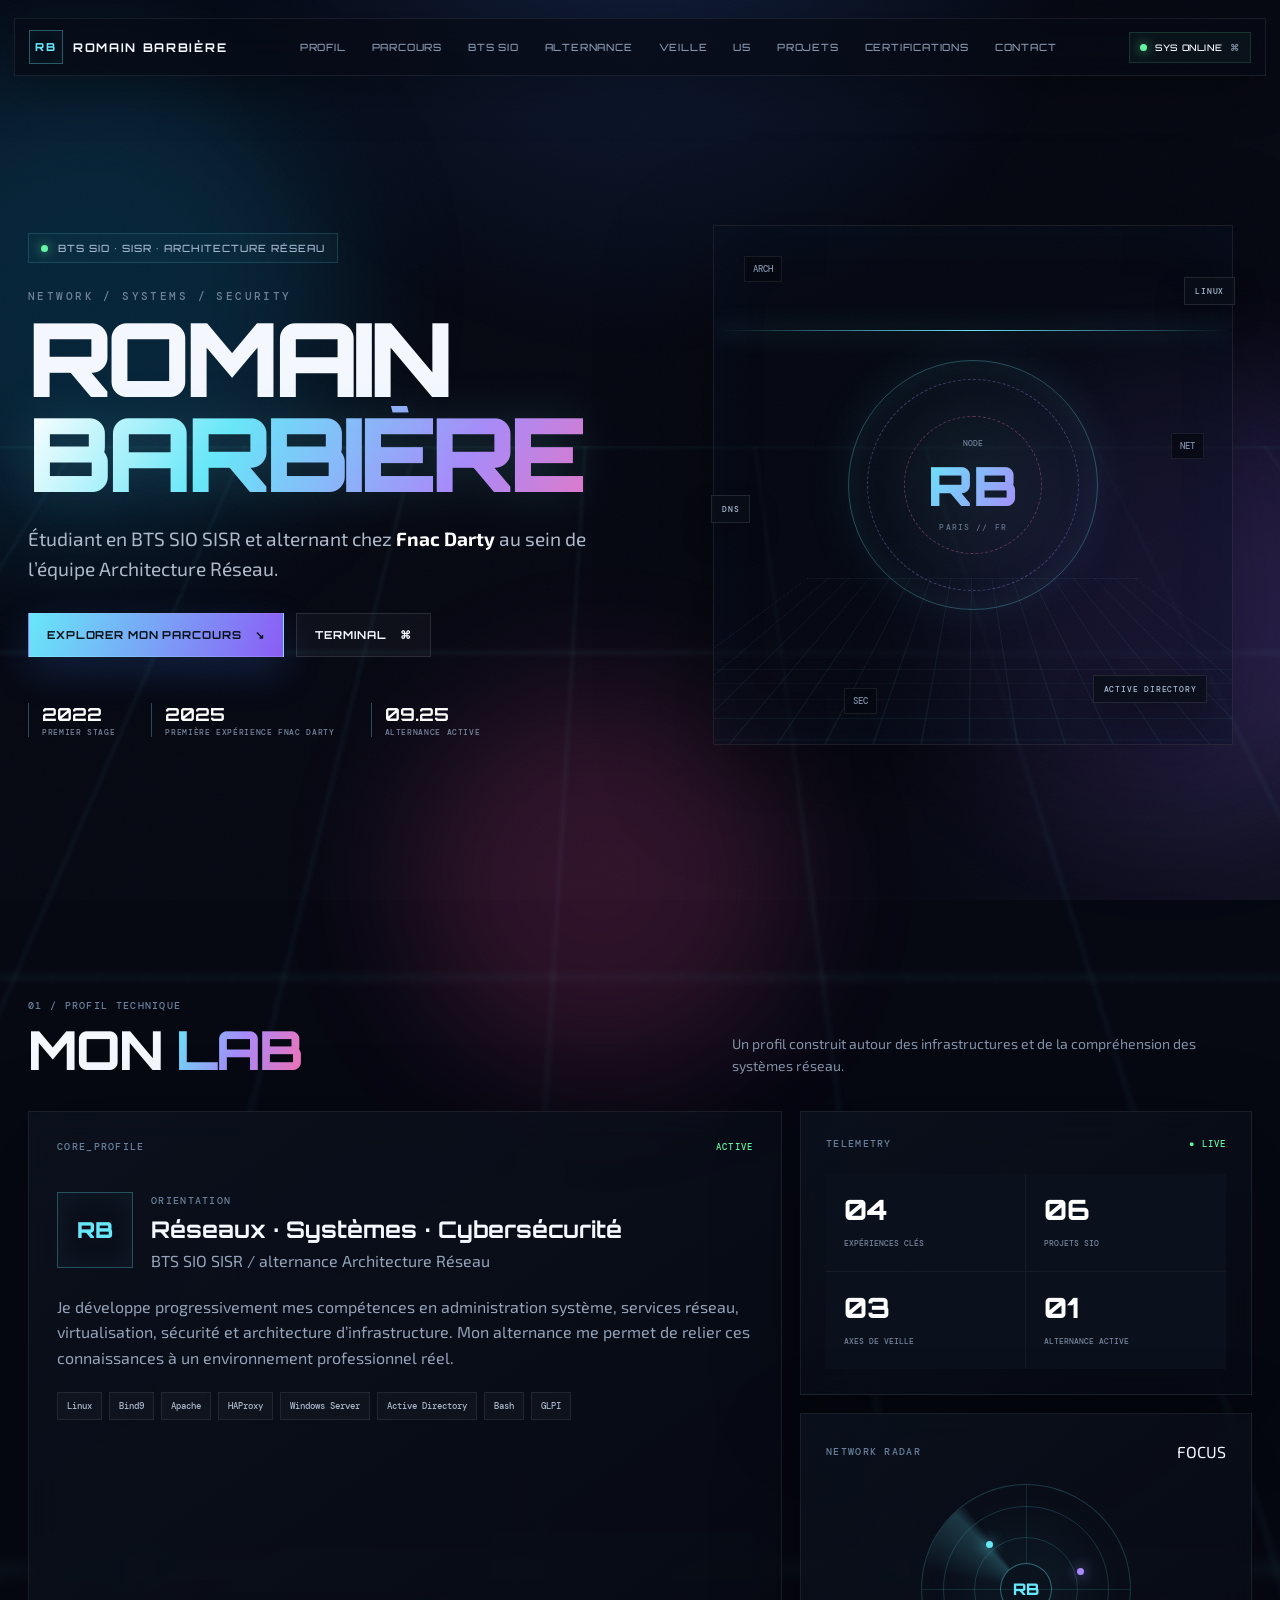
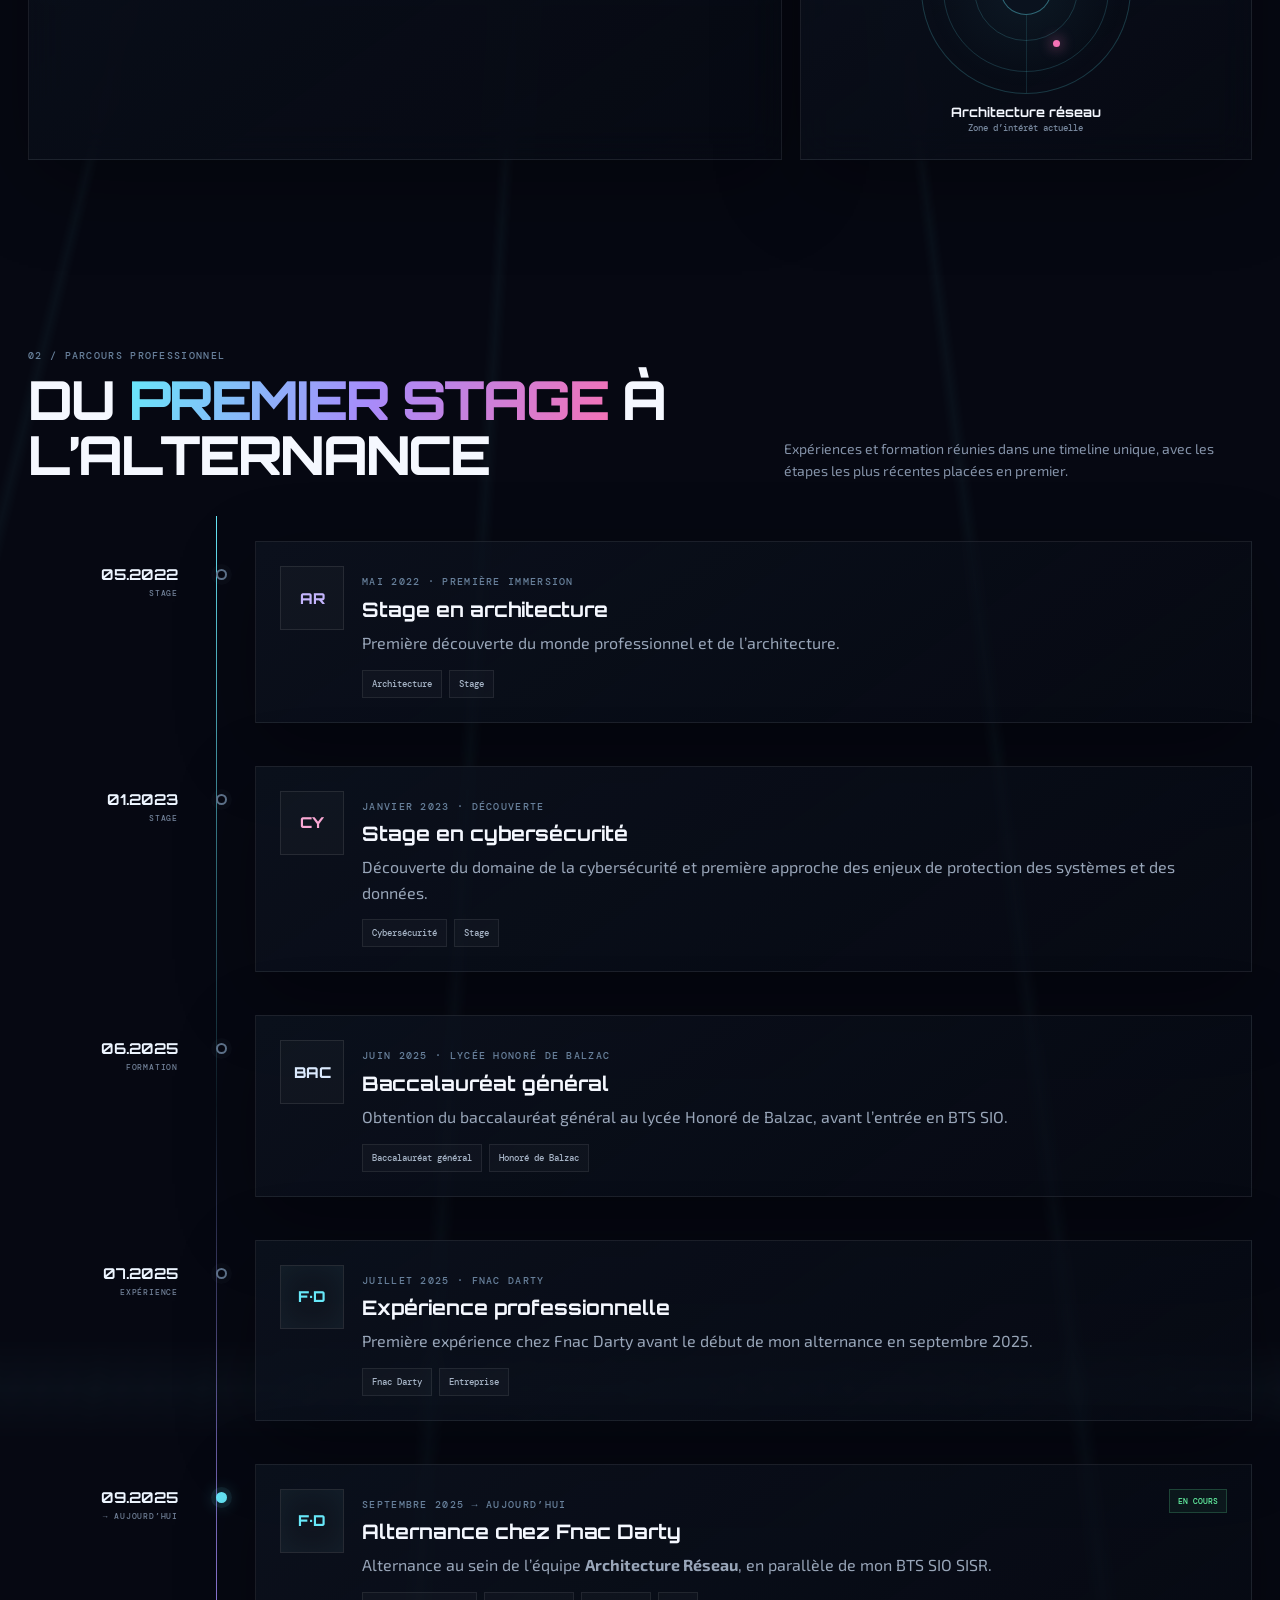
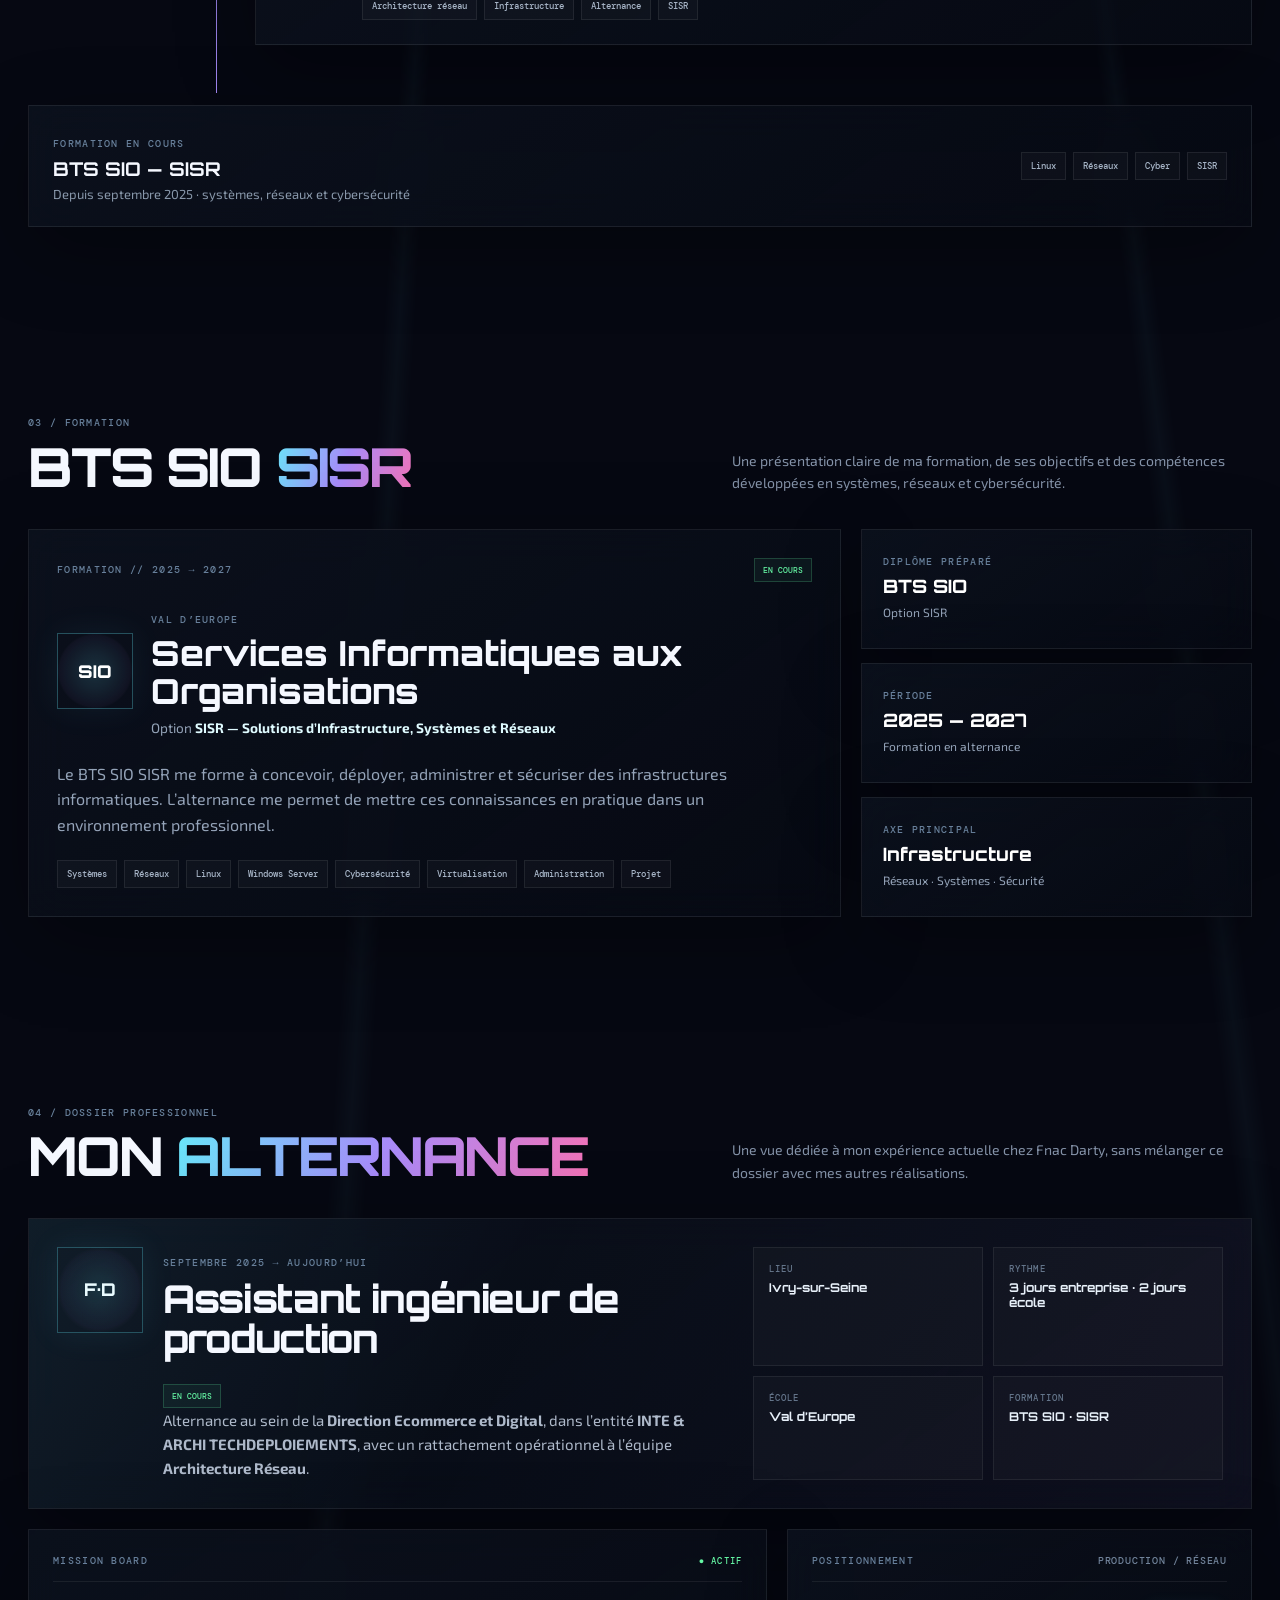
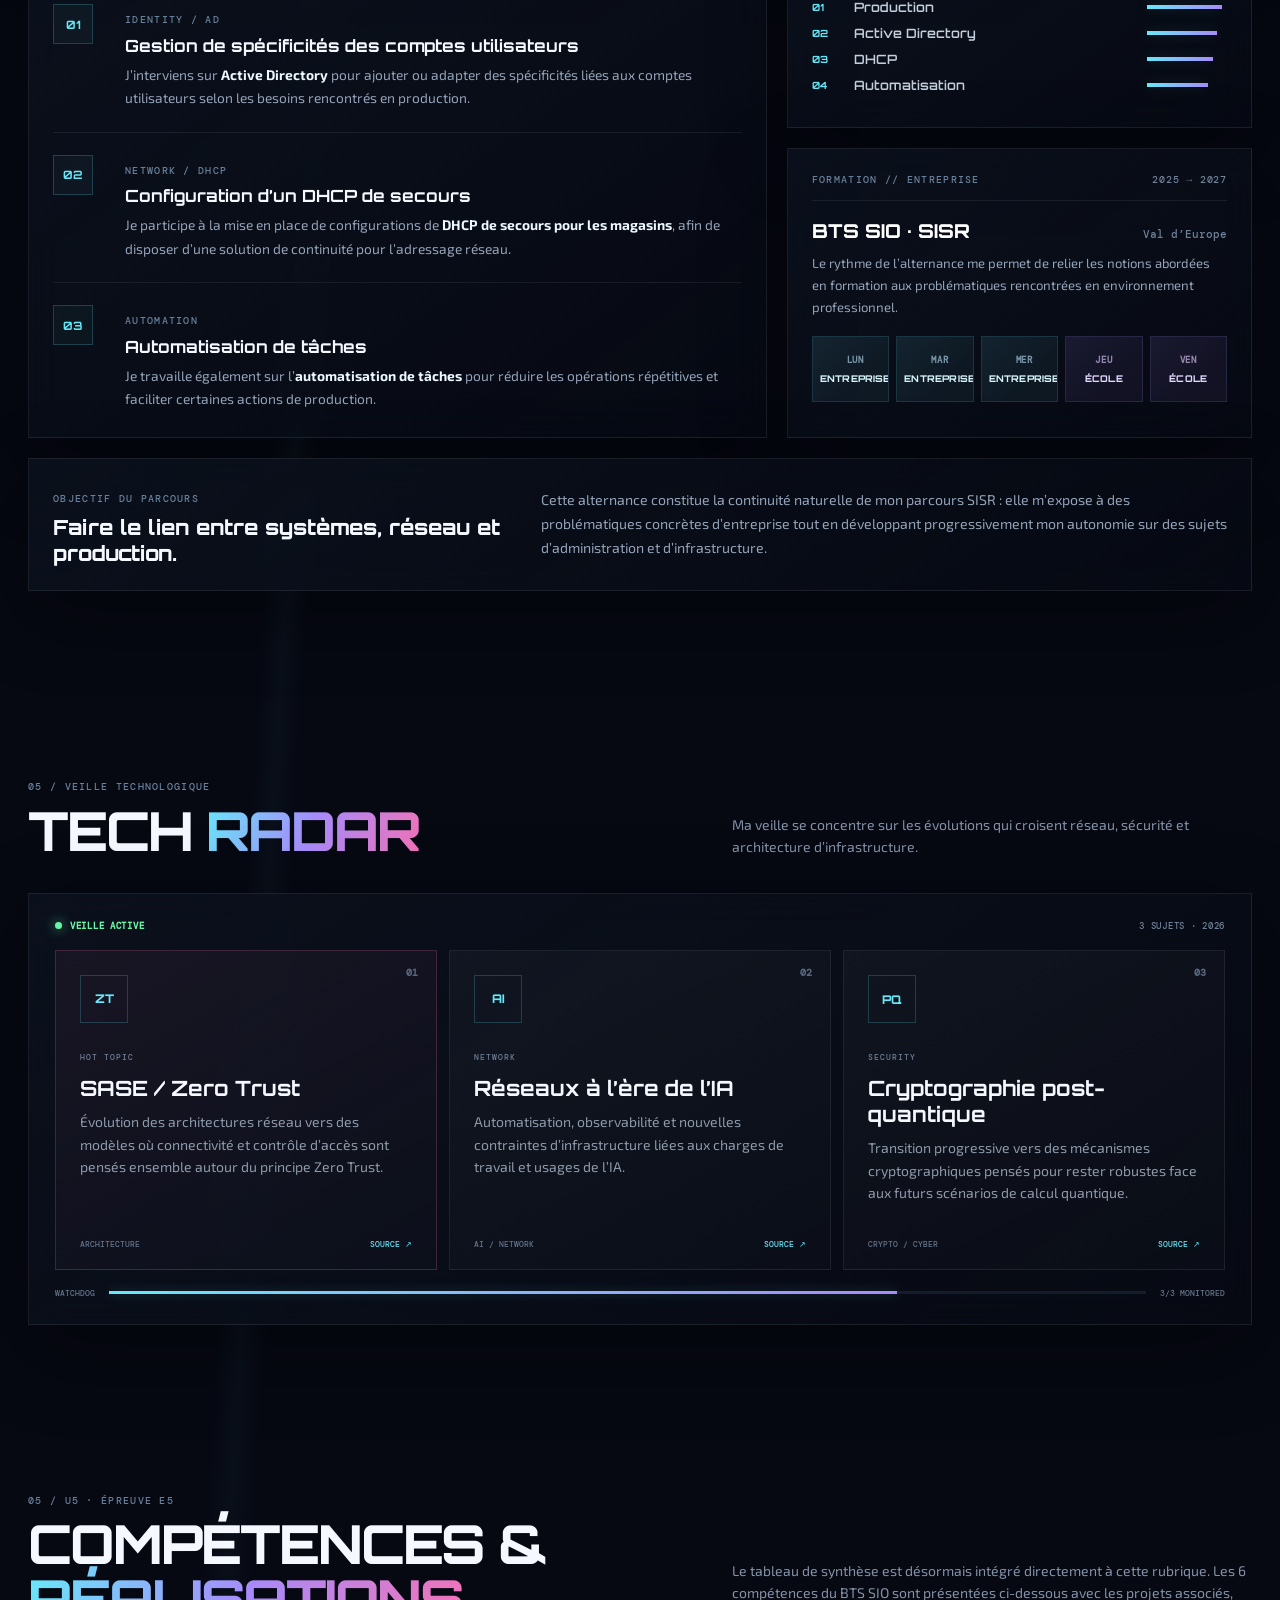
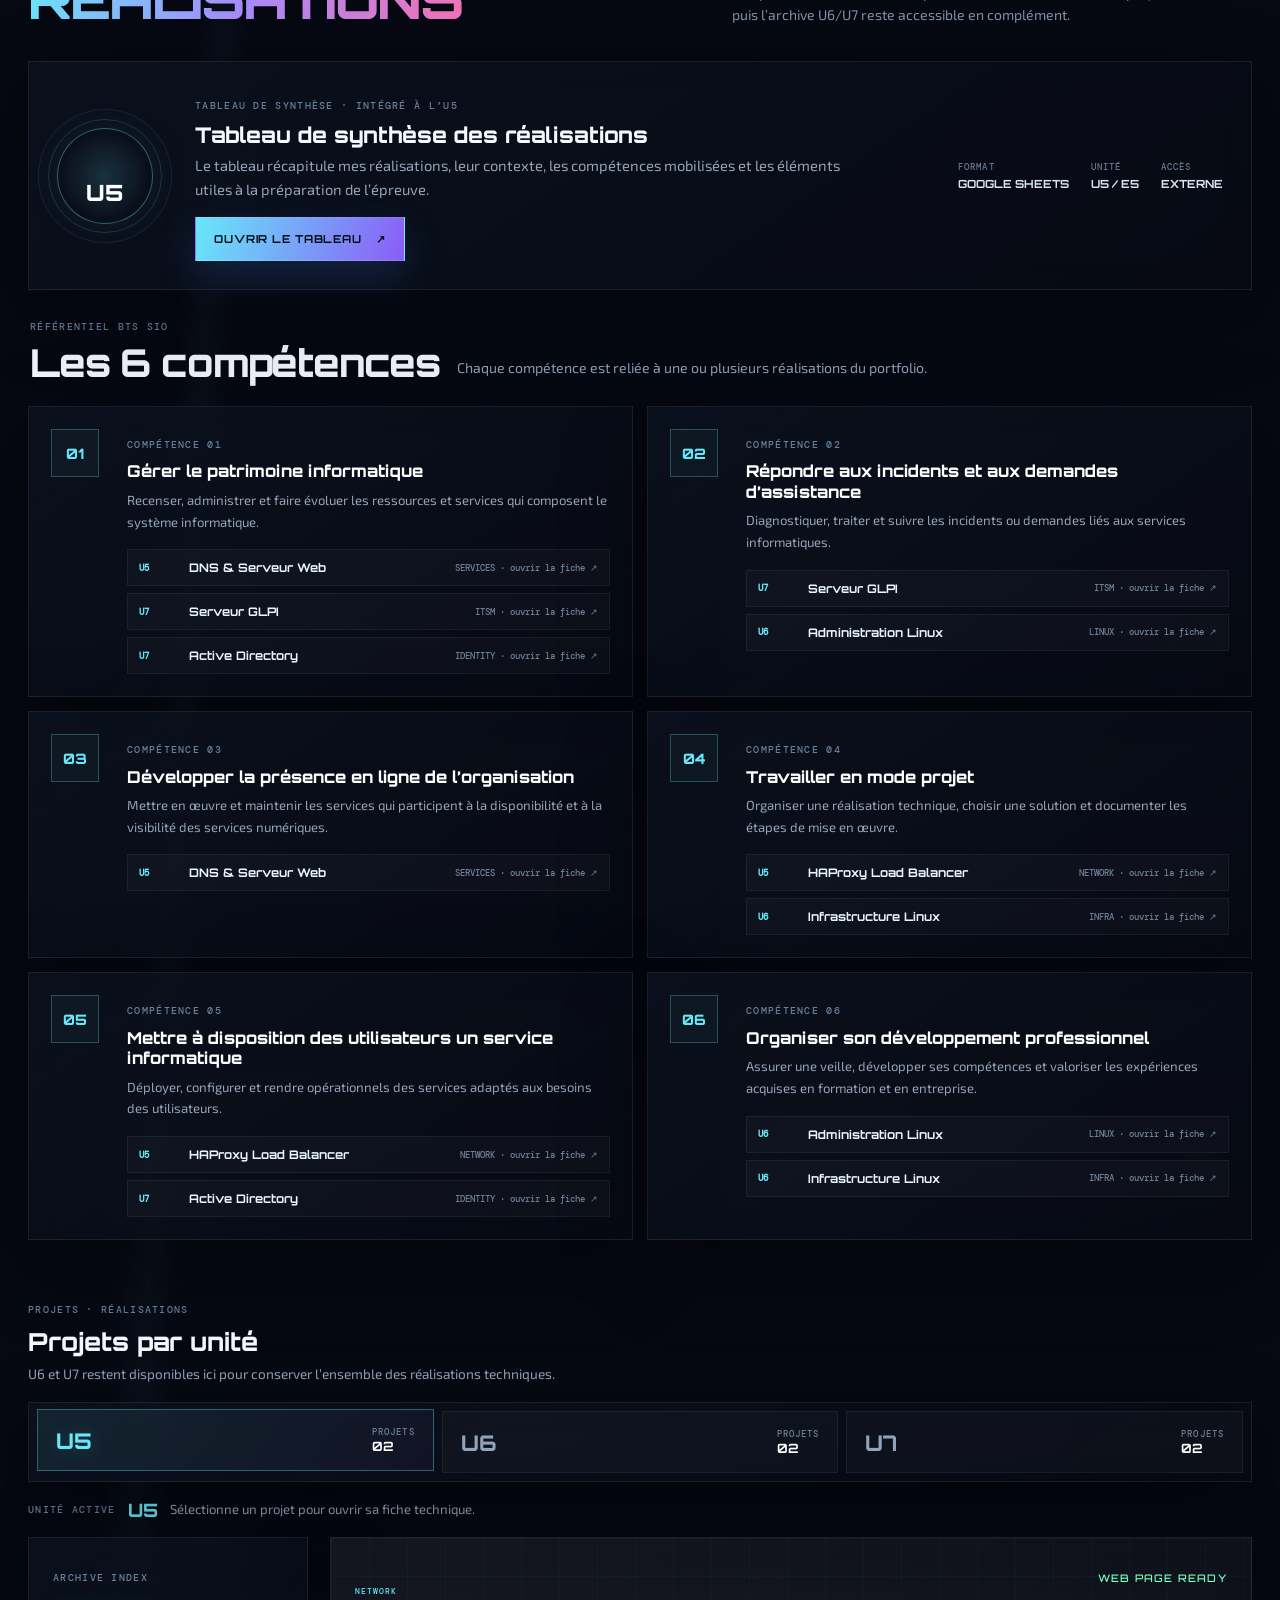
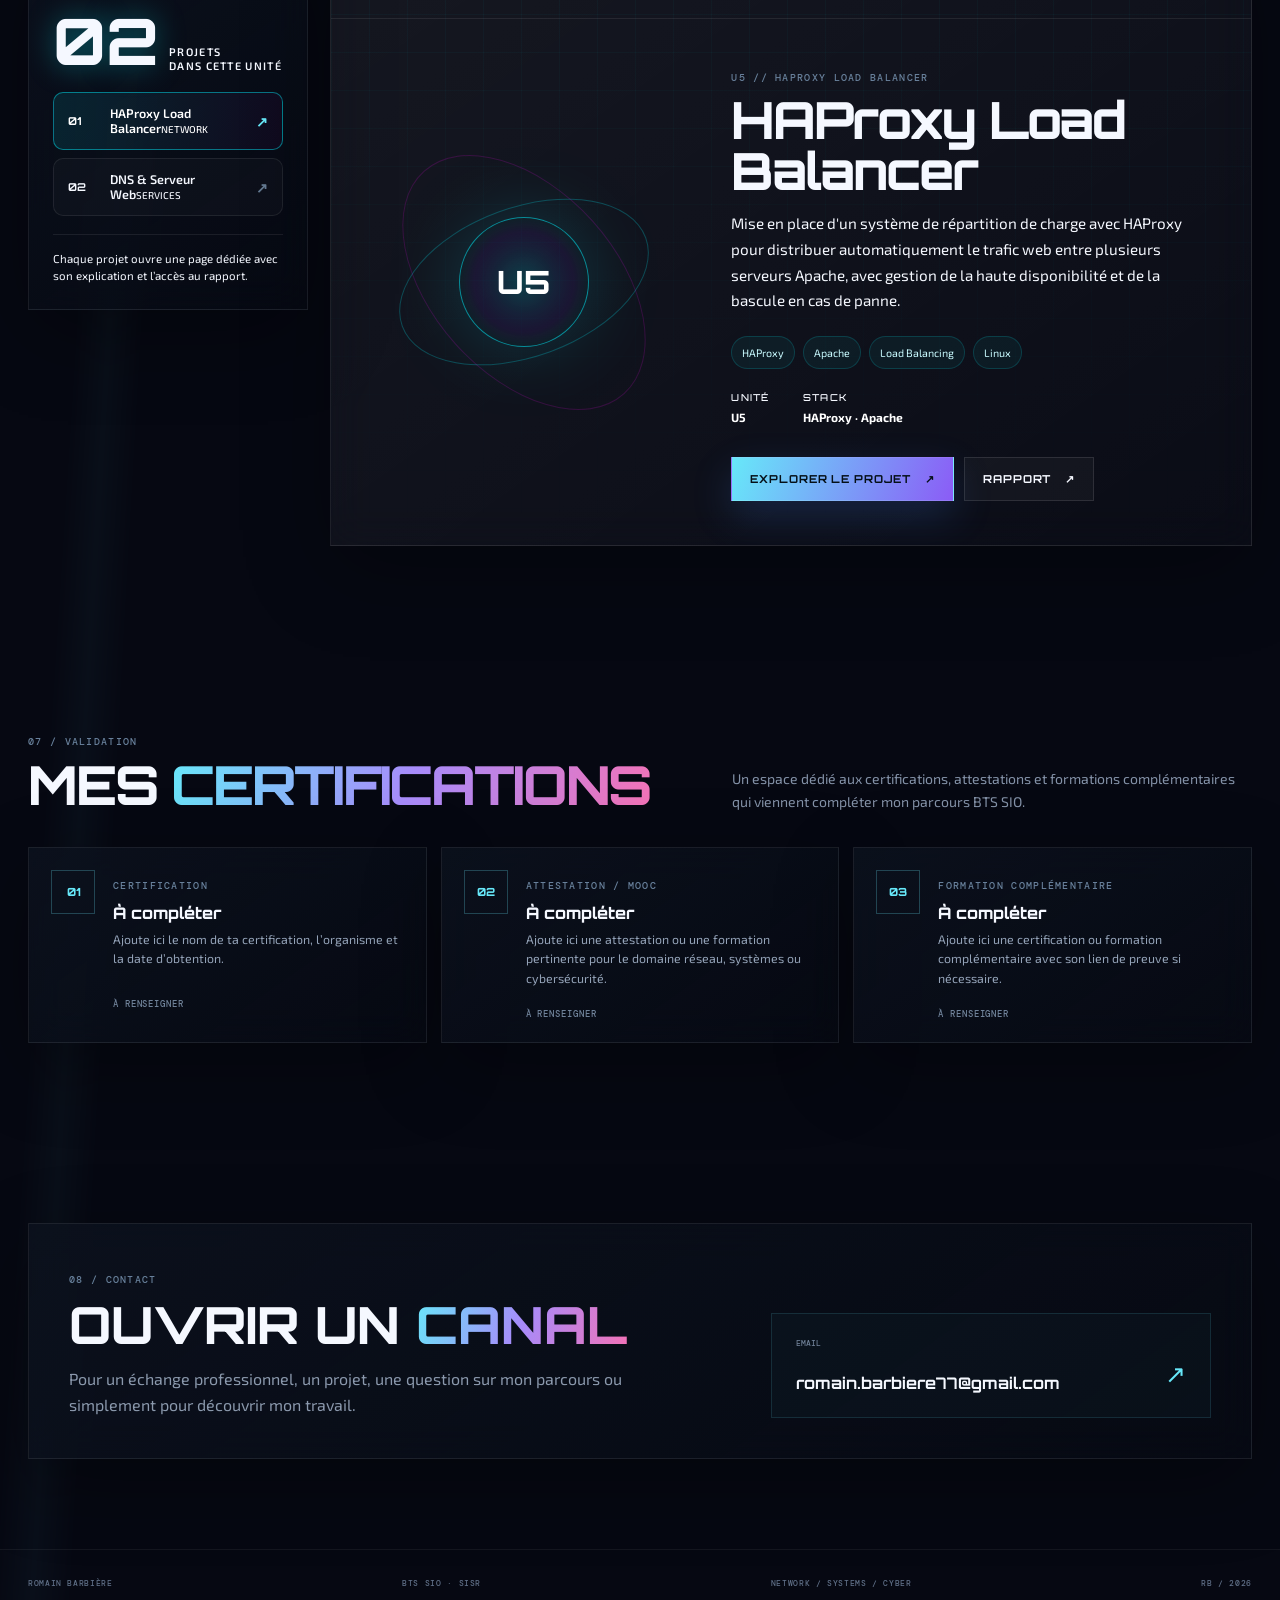
<file: index.html>
<!DOCTYPE html>
<html lang="fr">
<head>
<meta charset="UTF-8">
<meta name="viewport" content="width=device-width, initial-scale=1.0">
<meta name="description" content="Portfolio de Romain Barbière — BTS SIO SISR, architecture réseau, systèmes et cybersécurité.">
<title>Romain Barbière — Network / Systems / Cyber</title>
<link rel="preconnect" href="https://fonts.googleapis.com">
<link rel="preconnect" href="https://fonts.gstatic.com" crossorigin>
<link href="https://fonts.googleapis.com/css2?family=DM+Mono:wght@400;500&family=Exo+2:wght@300;400;500;600;700;800&family=Orbitron:wght@500;700;800;900&display=swap" rel="stylesheet">
<link rel="stylesheet" href="portfolio8.css">
</head>
<body>
<div class="noise"></div>
<div class="background-grid"></div>
<div class="aurora aurora-a"></div><div class="aurora aurora-b"></div><div class="aurora aurora-c"></div>
<div class="scroll-progress" id="scroll-progress"></div>

<div id="loading-screen" class="loading-screen active">
  <div class="cinematic-intro" aria-hidden="true">
    <div class="intro-stars"></div>
    <div class="intro-noise"></div>
    <div class="intro-hud hud-top"><span>RB://SYSTEM</span><span>SECURE BOOT</span><span>NODE 01</span></div>
    <div class="intro-hud hud-side left"><span>NETWORK</span><span>SYSTEMS</span><span>SECURITY</span></div>
    <div class="intro-hud hud-side right"><span>ARCHITECTURE</span><span>SISR</span><span>FNAC DARTY</span></div>
    <div class="intro-center">
      <div class="intro-rings ring-a"></div>
      <div class="intro-rings ring-b"></div>
      <div class="intro-rings ring-c"></div>
      <div class="intro-crosshair"></div>
      <div class="intro-core">
        <span class="core-glow"></span>
        <strong>RB</strong>
      </div>
      <div class="intro-pulse"></div>
    </div>
    <div class="intro-title">
      <span class="intro-code">IDENTITY // VERIFIED</span>
      <h1>ROMAIN <em>BARBIÈRE</em></h1>
      <p>NETWORK · SYSTEMS · CYBERSECURITY</p>
    </div>
    <div class="intro-data data-a"><small>PROFILE</small><b>LOADING</b></div>
    <div class="intro-data data-b"><small>ACCESS</small><b>AUTHENTICATED</b></div>
    <div class="intro-data data-c"><small>ARCH</small><b>ONLINE</b></div>
    <div class="intro-progress-wrap"><div class="intro-progress-line"><i></i></div><div class="intro-progress-meta"><span class="loading-status">INITIALISATION DU PROFIL</span><strong class="loading-percentage">0%</strong></div></div>
    <div class="intro-command">> mounting portfolio / <span>romain.barbiere</span>_</div>
    <div class="intro-flash"></div>
  </div>
</div>

<div id="main-app" class="main-app">
<header class="floating-header">
  <div class="header-content">
    <a href="#top" class="brand"><span class="brand-mark">RB</span><span>ROMAIN BARBIÈRE</span></a>
    <nav class="quick-nav">
      <a href="#profil">PROFIL</a><a href="#experience">PARCOURS</a><a href="#bts-sio">BTS SIO</a><a href="#alternance">ALTERNANCE</a><a href="#veille">VEILLE</a><a href="#u5">U5</a><a href="#projets">PROJETS</a><a href="#certifications">CERTIFICATIONS</a><a href="#contact">CONTACT</a>
    </nav>
    <button class="status-pill" id="terminal-trigger"><span class="status-dot"></span><span>SYS ONLINE</span><b>⌘</b></button>
  </div>
</header>

<main id="top">
<section class="hero-section">
  <div class="hero-copy">
    <div class="hero-badge"><span class="live-dot"></span> BTS SIO · SISR · ARCHITECTURE RÉSEAU</div>
    <p class="hero-kicker">NETWORK / SYSTEMS / SECURITY</p>
    <h1><span>ROMAIN</span><em>BARBIÈRE</em></h1>
    <p class="hero-subtitle">Étudiant en BTS SIO SISR et alternant chez <strong>Fnac Darty</strong> au sein de l’équipe Architecture Réseau.</p>
    <div class="hero-actions"><a href="#experience" class="cta-button primary">Explorer mon parcours <span>↘</span></a><button id="hero-terminal" class="cta-button secondary">Terminal <span>⌘</span></button></div>
    <div class="hero-stat-row">
      <div><strong>2022</strong><span>PREMIER STAGE</span></div><div><strong>2025</strong><span>PREMIÈRE EXPÉRIENCE FNAC DARTY</span></div><div><strong>09.25</strong><span>ALTERNANCE ACTIVE</span></div>
    </div>
  </div>
  <div class="hero-scene" aria-hidden="true">
    <div class="scene-frame"><div class="scene-grid"></div><div class="scene-orb"><span></span></div><div class="scene-scan"></div>
      <div class="scene-label label-a">ARCH</div><div class="scene-label label-b">NET</div><div class="scene-label label-c">SEC</div>
      <div class="scene-center"><small>NODE</small><strong>RB</strong><span>PARIS // FR</span></div>
    </div>
    <div class="floating-chip chip-1">LINUX</div><div class="floating-chip chip-2">DNS</div><div class="floating-chip chip-3">ACTIVE DIRECTORY</div>
  </div>
</section>

<section class="section profile-section" id="profil">
  <div class="section-heading"><div><span class="section-eyebrow">01 / PROFIL TECHNIQUE</span><h2>MON <span class="gradient-text">LAB</span></h2></div><p>Un profil construit autour des infrastructures et de la compréhension des systèmes réseau.</p></div>
  <div class="profile-layout">
    <article class="glass-card profile-main">
      <div class="card-top"><span class="card-code">CORE_PROFILE</span><span class="card-state">ACTIVE</span></div>
      <div class="profile-head"><div class="avatar-core">RB</div><div><span class="micro-label">ORIENTATION</span><h3>Réseaux · Systèmes · Cybersécurité</h3><p>BTS SIO SISR / alternance Architecture Réseau</p></div></div>
      <p class="profile-text">Je développe progressivement mes compétences en administration système, services réseau, virtualisation, sécurité et architecture d’infrastructure. Mon alternance me permet de relier ces connaissances à un environnement professionnel réel.</p>
      <div class="skill-cloud"><span>Linux</span><span>Bind9</span><span>Apache</span><span>HAProxy</span><span>Windows Server</span><span>Active Directory</span><span>Bash</span><span>GLPI</span></div>
    </article>
    <article class="glass-card metrics-card">
      <div class="card-top"><span class="card-code">TELEMETRY</span><span class="signal">● LIVE</span></div>
      <div class="telemetry"><div><strong>04</strong><span>EXPÉRIENCES CLÉS</span></div><div><strong>06</strong><span>PROJETS SIO</span></div><div><strong>03</strong><span>AXES DE VEILLE</span></div><div><strong>01</strong><span>ALTERNANCE ACTIVE</span></div></div>
    </article>
    <article class="glass-card focus-card"><div class="focus-title"><span class="card-code">NETWORK RADAR</span><span>FOCUS</span></div><div class="radar"><i class="r1"></i><i class="r2"></i><i class="r3"></i><i class="sweep"></i><b class="blip one"></b><b class="blip two"></b><b class="blip three"></b><div class="radar-core">RB</div></div><p><strong>Architecture réseau</strong><span>Zone d’intérêt actuelle</span></p></article>
  </div>
</section>

<section class="section experience-section" id="experience">
  <div class="section-heading"><div><span class="section-eyebrow">02 / PARCOURS PROFESSIONNEL</span><h2>DU <span class="gradient-text">PREMIER STAGE</span> À L’ALTERNANCE</h2></div><p>Expériences et formation réunies dans une timeline unique, avec les étapes les plus récentes placées en premier.</p></div>
  <div class="timeline-wrap">
    <div class="timeline-axis"><span></span></div>
    <article class="timeline-item"><div class="timeline-date"><strong>05.2022</strong><span>STAGE</span></div><div class="timeline-dot"></div><div class="glass-card timeline-card"><div class="timeline-icon architecture">AR</div><div><span class="micro-label">MAI 2022 · PREMIÈRE IMMERSION</span><h3>Stage en architecture</h3><p>Première découverte du monde professionnel et de l’architecture.</p><div class="tags"><span>Architecture</span><span>Stage</span></div></div></div></article>
    <article class="timeline-item"><div class="timeline-date"><strong>01.2023</strong><span>STAGE</span></div><div class="timeline-dot"></div><div class="glass-card timeline-card"><div class="timeline-icon cyber">CY</div><div><span class="micro-label">JANVIER 2023 · DÉCOUVERTE</span><h3>Stage en cybersécurité</h3><p>Découverte du domaine de la cybersécurité et première approche des enjeux de protection des systèmes et des données.</p><div class="tags"><span>Cybersécurité</span><span>Stage</span></div></div></div></article>
    <article class="timeline-item"><div class="timeline-date"><strong>06.2025</strong><span>FORMATION</span></div><div class="timeline-dot"></div><div class="glass-card timeline-card"><div class="timeline-icon edu">BAC</div><div><span class="micro-label">JUIN 2025 · LYCÉE HONORÉ DE BALZAC</span><h3>Baccalauréat général</h3><p>Obtention du baccalauréat général au lycée Honoré de Balzac, avant l’entrée en BTS SIO.</p><div class="tags"><span>Baccalauréat général</span><span>Honoré de Balzac</span></div></div></div></article>
    <article class="timeline-item"><div class="timeline-date"><strong>07.2025</strong><span>EXPÉRIENCE</span></div><div class="timeline-dot"></div><div class="glass-card timeline-card"><div class="timeline-icon fnac">F·D</div><div><span class="micro-label">JUILLET 2025 · FNAC DARTY</span><h3>Expérience professionnelle</h3><p>Première expérience chez Fnac Darty avant le début de mon alternance en septembre 2025.</p><div class="tags"><span>Fnac Darty</span><span>Entreprise</span></div></div></div></article>
    <article class="timeline-item current"><div class="timeline-date"><strong>09.2025</strong><span>→ AUJOURD’HUI</span></div><div class="timeline-dot"></div><div class="glass-card timeline-card current-card"><div class="timeline-icon fnac">F·D</div><div><div class="timeline-head"><div><span class="micro-label">SEPTEMBRE 2025 → AUJOURD’HUI</span><h3>Alternance chez Fnac Darty</h3></div><span class="current-badge">EN COURS</span></div><p>Alternance au sein de l’équipe <strong>Architecture Réseau</strong>, en parallèle de mon BTS SIO SISR.</p><div class="tags"><span>Architecture réseau</span><span>Infrastructure</span><span>Alternance</span><span>SISR</span></div></div></div></article>
  </div>
  <div class="education-strip glass-card"><div><span class="micro-label">FORMATION EN COURS</span><h3>BTS SIO — SISR</h3><p>Depuis septembre 2025 · systèmes, réseaux et cybersécurité</p></div><div class="education-tags"><span>Linux</span><span>Réseaux</span><span>Cyber</span><span>SISR</span></div></div>
</section>

<section class="section bts-section" id="bts-sio">
  <div class="section-heading"><div><span class="section-eyebrow">03 / FORMATION</span><h2>BTS SIO <span class="gradient-text">SISR</span></h2></div><p>Une présentation claire de ma formation, de ses objectifs et des compétences développées en systèmes, réseaux et cybersécurité.</p></div>
  <div class="bts-layout">
    <article class="glass-card bts-main-card"><div class="card-top"><span class="card-code">FORMATION // 2025 → 2027</span><span class="current-badge">EN COURS</span></div><div class="bts-title"><div class="bts-mark">SIO</div><div><span class="micro-label">VAL D’EUROPE</span><h3>Services Informatiques aux Organisations</h3><p>Option <strong>SISR — Solutions d’Infrastructure, Systèmes et Réseaux</strong></p></div></div><p class="profile-text">Le BTS SIO SISR me forme à concevoir, déployer, administrer et sécuriser des infrastructures informatiques. L’alternance me permet de mettre ces connaissances en pratique dans un environnement professionnel.</p><div class="skill-cloud"><span>Systèmes</span><span>Réseaux</span><span>Linux</span><span>Windows Server</span><span>Cybersécurité</span><span>Virtualisation</span><span>Administration</span><span>Projet</span></div></article>
    <div class="bts-facts"><article class="glass-card"><span class="micro-label">DIPLÔME PRÉPARÉ</span><strong>BTS SIO</strong><span>Option SISR</span></article><article class="glass-card"><span class="micro-label">PÉRIODE</span><strong>2025 — 2027</strong><span>Formation en alternance</span></article><article class="glass-card"><span class="micro-label">AXE PRINCIPAL</span><strong>Infrastructure</strong><span>Réseaux · Systèmes · Sécurité</span></article></div>
  </div>
</section>

<section class="section alternance-section" id="alternance">
  <div class="section-heading">
    <div><span class="section-eyebrow">04 / DOSSIER PROFESSIONNEL</span><h2>MON <span class="gradient-text">ALTERNANCE</span></h2></div>
    <p>Une vue dédiée à mon expérience actuelle chez Fnac Darty, sans mélanger ce dossier avec mes autres réalisations.</p>
  </div>

  <div class="alternance-hero glass-card">
    <div class="alt-identity">
      <div class="alt-mark">F·D</div>
      <div>
        <span class="micro-label">SEPTEMBRE 2025 → AUJOURD’HUI</span>
        <div class="alt-title-row"><h3>Assistant ingénieur de production</h3><span class="current-badge">EN COURS</span></div>
        <p>Alternance au sein de la <strong>Direction Ecommerce et Digital</strong>, dans l’entité <strong>INTE &amp; ARCHI TECHDEPLOIEMENTS</strong>, avec un rattachement opérationnel à l’équipe <strong>Architecture Réseau</strong>.</p>
      </div>
    </div>
    <div class="alt-meta-grid">
      <div><span>LIEU</span><strong>Ivry-sur-Seine</strong></div>
      <div><span>RYTHME</span><strong>3 jours entreprise · 2 jours école</strong></div>
      <div><span>ÉCOLE</span><strong>Val d’Europe</strong></div>
      <div><span>FORMATION</span><strong>BTS SIO · SISR</strong></div>
    </div>
  </div>

  <div class="alt-workspace">
    <article class="glass-card alt-missions-card">
      <div class="alt-panel-head"><span class="card-code">MISSION BOARD</span><span class="signal">● ACTIF</span></div>
      <div class="alt-mission-list">
        <div class="alt-mission"><div class="alt-number">01</div><div><span class="micro-label">IDENTITY / AD</span><h3>Gestion de spécificités des comptes utilisateurs</h3><p>J’interviens sur <strong>Active Directory</strong> pour ajouter ou adapter des spécificités liées aux comptes utilisateurs selon les besoins rencontrés en production.</p></div></div>
        <div class="alt-mission"><div class="alt-number">02</div><div><span class="micro-label">NETWORK / DHCP</span><h3>Configuration d’un DHCP de secours</h3><p>Je participe à la mise en place de configurations de <strong>DHCP de secours pour les magasins</strong>, afin de disposer d’une solution de continuité pour l’adressage réseau.</p></div></div>
        <div class="alt-mission"><div class="alt-number">03</div><div><span class="micro-label">AUTOMATION</span><h3>Automatisation de tâches</h3><p>Je travaille également sur l’<strong>automatisation de tâches</strong> pour réduire les opérations répétitives et faciliter certaines actions de production.</p></div></div>
      </div>
    </article>

    <aside class="alt-side">
      <article class="glass-card alt-architecture-card">
        <div class="alt-panel-head"><span class="card-code">POSITIONNEMENT</span><span>PRODUCTION / RÉSEAU</span></div>
        <div class="alt-stack">
          <div class="alt-stack-row"><b>01</b><span>Production</span><i></i></div>
          <div class="alt-stack-row"><b>02</b><span>Active Directory</span><i></i></div>
          <div class="alt-stack-row"><b>03</b><span>DHCP</span><i></i></div>
          <div class="alt-stack-row"><b>04</b><span>Automatisation</span><i></i></div>
        </div>
      </article>

      <article class="glass-card alt-school-card">
        <div class="alt-panel-head"><span class="card-code">FORMATION // ENTREPRISE</span><span>2025 → 2027</span></div>
        <div class="alt-school-main"><strong>BTS SIO · SISR</strong><span>Val d’Europe</span></div>
        <p>Le rythme de l’alternance me permet de relier les notions abordées en formation aux problématiques rencontrées en environnement professionnel.</p>
        <div class="alt-schedule" aria-label="Planning hebdomadaire de l’alternance">
          <div class="alt-day company"><span>LUN</span><strong>ENTREPRISE</strong></div>
          <div class="alt-day company"><span>MAR</span><strong>ENTREPRISE</strong></div>
          <div class="alt-day company"><span>MER</span><strong>ENTREPRISE</strong></div>
          <div class="alt-day school"><span>JEU</span><strong>ÉCOLE</strong></div>
          <div class="alt-day school"><span>VEN</span><strong>ÉCOLE</strong></div>
        </div>
      </article>
    </aside>
  </div>

  <div class="alt-bottom glass-card">
    <div><span class="micro-label">OBJECTIF DU PARCOURS</span><h3>Faire le lien entre systèmes, réseau et production.</h3></div>
    <p>Cette alternance constitue la continuité naturelle de mon parcours SISR : elle m’expose à des problématiques concrètes d’entreprise tout en développant progressivement mon autonomie sur des sujets d’administration et d’infrastructure.</p>
  </div>
</section>

<section class="section watch-section" id="veille">
  <div class="section-heading"><div><span class="section-eyebrow">05 / VEILLE TECHNOLOGIQUE</span><h2>TECH <span class="gradient-text">RADAR</span></h2></div><p>Ma veille se concentre sur les évolutions qui croisent réseau, sécurité et architecture d’infrastructure.</p></div>
  <div class="watch-dashboard glass-card">
    <div class="watch-top"><div><span class="live-dot"></span><strong>VEILLE ACTIVE</strong></div><span>3 SUJETS · 2026</span></div>
    <div class="watch-grid">
      <article class="watch-card hot"><div class="watch-number">01</div><div class="watch-icon">ZT</div><span class="watch-status">HOT TOPIC</span><h3>SASE / Zero Trust</h3><p>Évolution des architectures réseau vers des modèles où connectivité et contrôle d’accès sont pensés ensemble autour du principe Zero Trust.</p><div class="watch-footer"><span>ARCHITECTURE</span><a href="https://developers.cloudflare.com/reference-architecture/architectures/sase/" target="_blank" rel="noopener noreferrer">SOURCE ↗</a></div></article>
      <article class="watch-card"><div class="watch-number">02</div><div class="watch-icon">AI</div><span class="watch-status">NETWORK</span><h3>Réseaux à l’ère de l’IA</h3><p>Automatisation, observabilité et nouvelles contraintes d’infrastructure liées aux charges de travail et usages de l’IA.</p><div class="watch-footer"><span>AI / NETWORK</span><a href="https://gblogs.cisco.com/fr/reseaux/" target="_blank" rel="noopener noreferrer">SOURCE ↗</a></div></article>
      <article class="watch-card"><div class="watch-number">03</div><div class="watch-icon">PQ</div><span class="watch-status">SECURITY</span><h3>Cryptographie post-quantique</h3><p>Transition progressive vers des mécanismes cryptographiques pensés pour rester robustes face aux futurs scénarios de calcul quantique.</p><div class="watch-footer"><span>CRYPTO / CYBER</span><a href="https://www.nist.gov/pqc" target="_blank" rel="noopener noreferrer">SOURCE ↗</a></div></article>
    </div>
    <div class="watch-console"><span>WATCHDOG</span><div class="watch-meter"><i></i></div><span>3/3 MONITORED</span></div>
  </div>
</section>



<section class="section projects-section" id="u5">
  <div class="section-heading"><div><span class="section-eyebrow">05 / U5 · ÉPREUVE E5</span><h2>COMPÉTENCES &amp; <span class="gradient-text">RÉALISATIONS</span></h2></div><p>Le tableau de synthèse est désormais intégré directement à cette rubrique. Les 6 compétences du BTS SIO sont présentées ci-dessous avec les projets associés, puis l’archive U6/U7 reste accessible en complément.</p></div>

  <div class="u5-dashboard">
    <article class="glass-card synthesis-card u5-synthesis-card">
      <div class="synthesis-orb"><span></span><strong>U5</strong></div>
      <div class="synthesis-copy"><span class="micro-label">TABLEAU DE SYNTHÈSE · INTÉGRÉ À L’U5</span><h3>Tableau de synthèse des réalisations</h3><p>Le tableau récapitule mes réalisations, leur contexte, les compétences mobilisées et les éléments utiles à la préparation de l’épreuve.</p><a class="cta-button primary" href="https://docs.google.com/spreadsheets/d/18vNejR5a1m3h22d2KtLeEo0Uzaa_g0el/edit?usp=drive_link&ouid=113695881678060958123&rtpof=true&sd=true" target="_blank" rel="noopener noreferrer">OUVRIR LE TABLEAU <span>↗</span></a></div>
      <div class="synthesis-meta"><div><span>FORMAT</span><strong>GOOGLE SHEETS</strong></div><div><span>UNITÉ</span><strong>U5 / E5</strong></div><div><span>ACCÈS</span><strong>EXTERNE</strong></div></div>
    </article>

    <div class="u5-competencies-head"><span class="micro-label">RÉFÉRENTIEL BTS SIO</span><h3>Les 6 compétences</h3><p>Chaque compétence est reliée à une ou plusieurs réalisations du portfolio.</p></div>
    <div class="competency-grid" id="competency-grid"></div>
  </div>

  <div class="project-archive-heading" id="projets"><span class="micro-label">PROJETS · RÉALISATIONS</span><h3>Projets par unité</h3><p>U6 et U7 restent disponibles ici pour conserver l’ensemble des réalisations techniques.</p></div>
  <div class="unit-tabs glass-card" id="unit-tabs">
    <button class="unit-tab active" data-unit="U5"><span>U5</span><small>PROJETS</small><b>02</b></button>
    <button class="unit-tab" data-unit="U6"><span>U6</span><small>PROJETS</small><b>02</b></button>
    <button class="unit-tab" data-unit="U7"><span>U7</span><small>PROJETS</small><b>02</b></button>
  </div>
  <div class="unit-caption" id="unit-caption"><span class="micro-label">UNITÉ ACTIVE</span><strong>U5</strong><p>Sélectionne un projet pour ouvrir sa fiche technique.</p></div>
  <div class="project-command-grid">
    <aside class="project-index-panel glass-card"><span class="micro-label">ARCHIVE INDEX</span><div class="command-count"><strong id="unit-count">02</strong><span>PROJETS<br>DANS CETTE UNITÉ</span></div><div class="project-selector" id="project-selector"></div><div class="command-tip">Chaque projet ouvre une page dédiée avec son explication et l’accès au rapport.</div></aside>
    <article class="project-stage glass-card" id="project-stage">
      <div class="stage-grid"></div><div class="stage-header"><span class="project-type" id="stage-type">NETWORK</span><span class="stage-status">WEB PAGE READY</span></div>
      <div class="stage-main"><div class="stage-visual" id="stage-visual"><div class="stage-core">01</div><div class="stage-orbit"></div><div class="stage-orbit orbit-b"></div><span class="stage-node n1"></span><span class="stage-node n2"></span><span class="stage-node n3"></span></div><div class="stage-copy"><span class="micro-label" id="stage-code">U5 // PROJECT 01</span><h3 id="stage-title">HAProxy Load Balancer</h3><p id="stage-description">Mise en place d'un système de répartition de charge avec HAProxy.</p><div class="stage-tags" id="stage-tags"></div><div class="stage-meta"><div><span>UNITÉ</span><strong id="stage-meta-unit">U5</strong></div><div><span>STACK</span><strong id="stage-meta-stack">HAProxy · Apache</strong></div></div><div class="stage-actions"><a id="stage-web-link" class="cta-button primary" href="#" target="_blank" rel="noopener noreferrer">EXPLORER LE PROJET <span>↗</span></a><a id="stage-report-link" class="cta-button secondary" href="#" target="_blank" rel="noopener noreferrer">RAPPORT <span>↗</span></a></div></div></div>
    </article>
  </div>
</section>

<section class="section certifications-section" id="certifications">
  <div class="section-heading"><div><span class="section-eyebrow">07 / VALIDATION</span><h2>MES <span class="gradient-text">CERTIFICATIONS</span></h2></div><p>Un espace dédié aux certifications, attestations et formations complémentaires qui viennent compléter mon parcours BTS SIO.</p></div>
  <div class="certification-grid">
    <article class="glass-card certification-card"><div class="cert-icon">01</div><div><span class="micro-label">CERTIFICATION</span><h3>À compléter</h3><p>Ajoute ici le nom de ta certification, l’organisme et la date d’obtention.</p></div><span class="cert-status">À RENSEIGNER</span></article>
    <article class="glass-card certification-card"><div class="cert-icon">02</div><div><span class="micro-label">ATTESTATION / MOOC</span><h3>À compléter</h3><p>Ajoute ici une attestation ou une formation pertinente pour le domaine réseau, systèmes ou cybersécurité.</p></div><span class="cert-status">À RENSEIGNER</span></article>
    <article class="glass-card certification-card"><div class="cert-icon">03</div><div><span class="micro-label">FORMATION COMPLÉMENTAIRE</span><h3>À compléter</h3><p>Ajoute ici une certification ou formation complémentaire avec son lien de preuve si nécessaire.</p></div><span class="cert-status">À RENSEIGNER</span></article>
  </div>
</section>

<section class="section contact-section" id="contact">
  <div class="contact-layout glass-card"><div><span class="section-eyebrow">08 / CONTACT</span><h2>OUVRIR UN <span class="gradient-text">CANAL</span></h2><p>Pour un échange professionnel, un projet, une question sur mon parcours ou simplement pour découvrir mon travail.</p></div><a href="mailto:romain.barbiere77@gmail.com" class="contact-mail"><small>EMAIL</small><strong>romain.barbiere77@gmail.com</strong><span>↗</span></a></div>
</section>
</main>
<footer class="footer"><span>ROMAIN BARBIÈRE</span><span>BTS SIO · SISR</span><span>NETWORK / SYSTEMS / CYBER</span><span>RB / 2026</span></footer>
</div>

<div id="projects-overlay" class="projects-overlay" aria-hidden="true"><div class="overlay-background"></div><div class="projects-container"><div class="projects-header"><div><span class="section-eyebrow">U5 / SECURE DATABASE</span><h2>PROJECT <span class="gradient-text">DETAILS</span></h2></div><button class="close-button" id="close-projects">×</button></div><div id="project-modal-content" class="project-modal-content"></div></div></div>
<div id="terminal-overlay" class="terminal-overlay" aria-hidden="true"><div class="terminal-window"><div class="terminal-head"><span>RB_TERMINAL // SESSION</span><button id="close-terminal">×</button></div><div class="terminal-body" id="terminal-body"><p><span class="console-green">system@rb:~$</span> whoami</p><p>romain.barbiere · BTS SIO SISR · architecture réseau</p><p><span class="console-green">system@rb:~$</span> status</p><p>ALTERNANCE ACTIVE — FNAC DARTY — ÉQUIPE ARCHITECTURE RÉSEAU</p><p><span class="console-green">system@rb:~$</span> help</p><p>experience · veille · projets · contact · clear</p><div class="terminal-command"><span class="console-green">system@rb:~$</span><input id="terminal-input" autocomplete="off" spellcheck="false" placeholder="essayez : projects"></div></div></div></div>
<script src="portfolio8.js"></script>
</body>
</html>
</file>
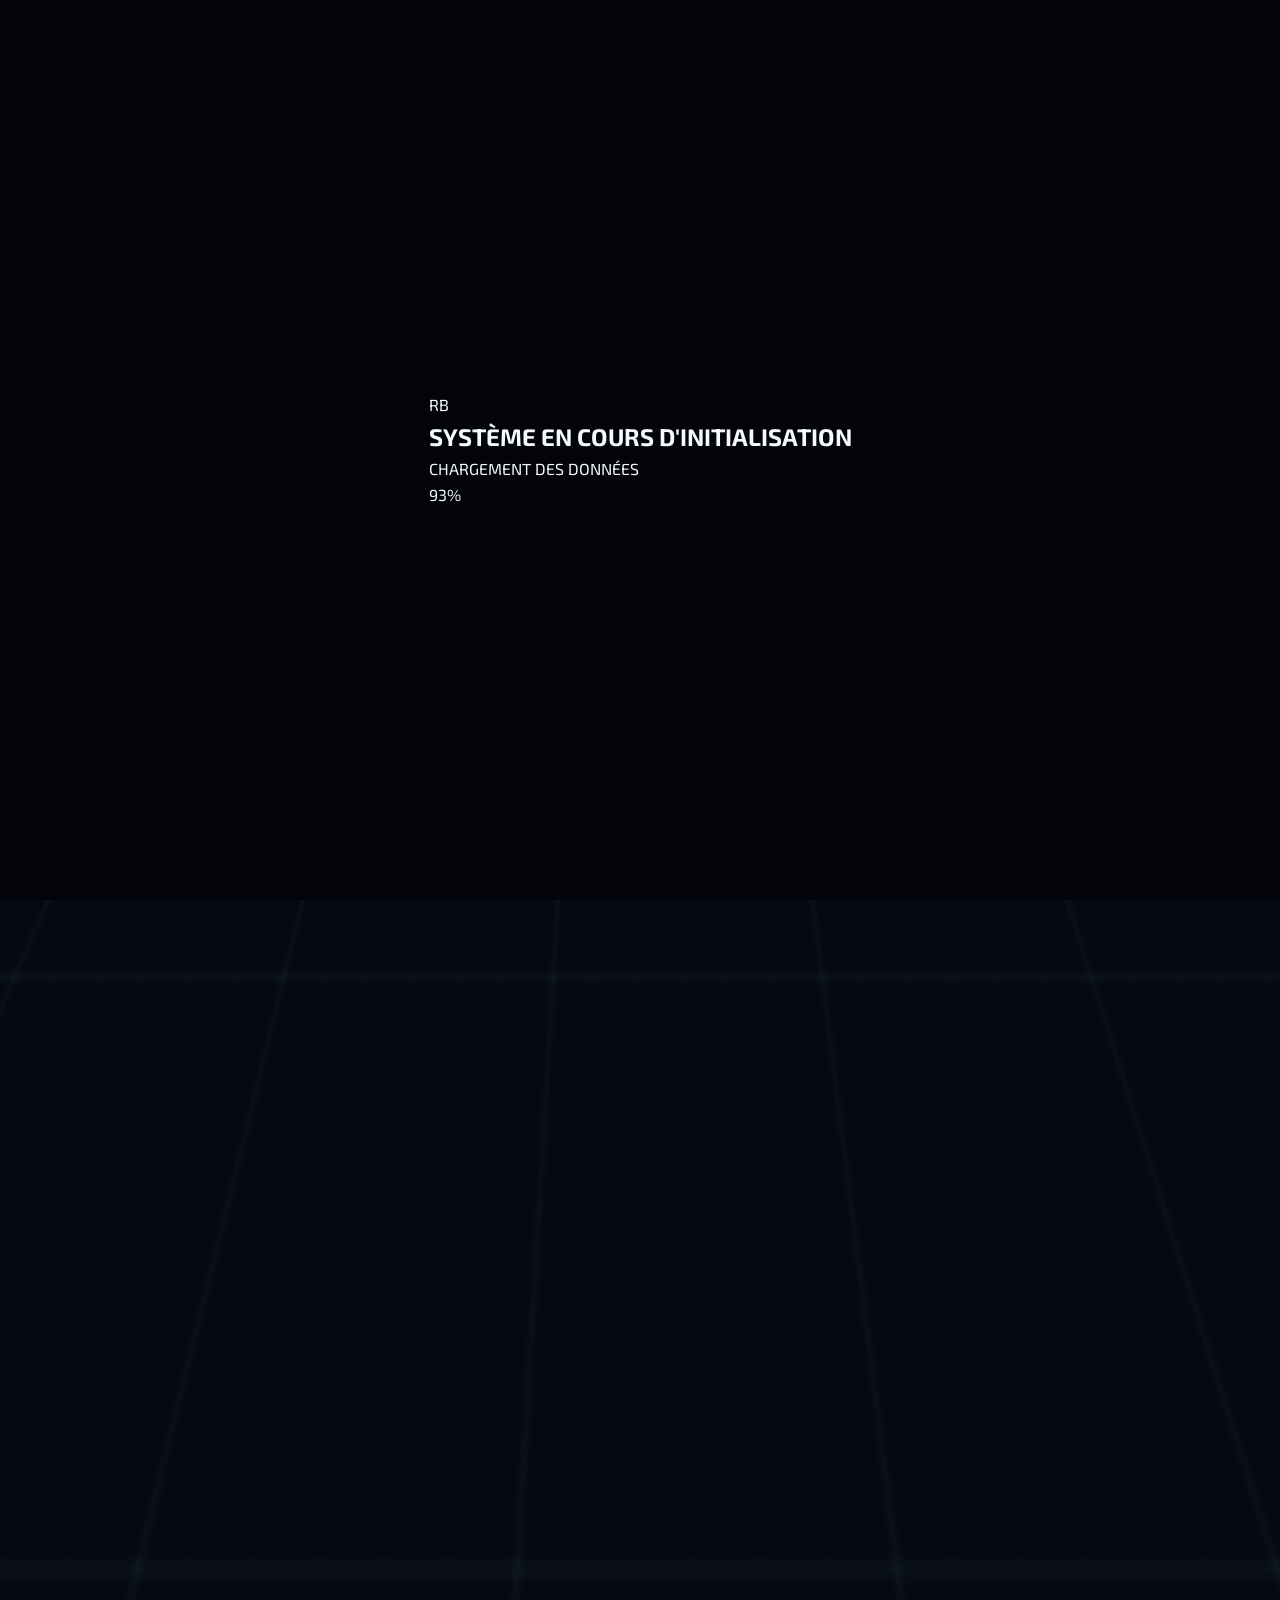
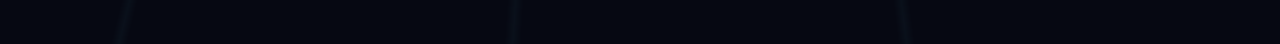
<file: portfolio8.html>
<!DOCTYPE html>
<html lang="fr">
<head>
    <meta charset="UTF-8">
    <meta name="viewport" content="width=device-width, initial-scale=1.0">
    <title>Romain Barbière | Portfolio SIO v8 — Interface Futuriste</title>
    <link rel="stylesheet" href="portfolio8.css">
    <link rel="preconnect" href="https://fonts.googleapis.com">
    <link rel="preconnect" href="https://fonts.gstatic.com" crossorigin>
    <link href="https://fonts.googleapis.com/css2?family=Orbitron:wght@400;700;900&family=Exo+2:wght@300;400;600;800&display=swap" rel="stylesheet">
</head>
<body>

    <!-- Fond animé avec grille -->
    <div class="background-grid"></div>
    <div class="background-gradient"></div>

    <!-- Séquence de chargement -->
    <div id="loading-screen" class="loading-screen active">
        <div class="loading-container">
            <div class="loading-logo">
                <div class="logo-ring"></div>
                <div class="logo-ring ring-2"></div>
                <div class="logo-center">RB</div>
            </div>
            <h2 class="loading-title">SYSTÈME EN COURS D'INITIALISATION</h2>
            <div class="loading-bar-container">
                <div class="loading-bar"></div>
            </div>
            <p class="loading-status">Chargement des modules...</p>
            <div class="loading-percentage">0%</div>
        </div>
    </div>

    <!-- Interface principale -->
    <div id="main-app" class="main-app">
        
        <!-- Header flottant -->
        <header class="floating-header">
            <div class="header-content">
                <div class="brand">
                    <span class="brand-icon">◆</span>
                    <span class="brand-text">ROMAIN BARBIÈRE</span>
                </div>
                <div class="header-status">
                    <span class="status-dot"></span>
                    <span class="status-text">DISPONIBLE POUR STAGE</span>
                </div>
            </div>
        </header>

        <!-- Section Hero -->
        <section class="hero-section">
            <div class="hero-container">
                <div class="hero-badge">BTS SIO — 1ÈRE ANNÉE — SISR</div>
                <h1 class="hero-title">
                    <span class="title-line">DÉVELOPPEUR</span>
                    <span class="title-line gradient-text">INFRASTRUCTURE</span>
                    <span class="title-line">& SYSTÈMES</span>
                </h1>
                <p class="hero-subtitle">
                    Spécialisé dans le développement de solutions logicielles et la gestion d'infrastructures réseau sécurisées.
                </p>
                <div class="hero-actions">
                    <a href="mailto:romain.barbiere77@gmail.com" class="cta-button primary">
                        <span class="button-text">Démarrer un projet</span>
                        <span class="button-icon">→</span>
                    </a>
                    <button class="cta-button secondary" id="projects-trigger">
                        <span class="button-text">Voir projets [U5]</span>
                        <span class="button-icon">◆</span>
                    </button>
                </div>
            </div>
        </section>

        <!-- Cartes d'information en grille -->
        <section class="info-grid">
            
            <!-- Carte Compétences -->
            <div class="glass-card skills-card">
                <div class="card-header">
                    <span class="card-number">01</span>
                    <h3 class="card-title">STACK TECHNIQUE</h3>
                </div>
                <div class="card-body">
                    <div class="skill-bars">
                        <div class="skill-item">
                            <div class="skill-info">
                                <span class="skill-name">LINUX</span>
                                <span class="skill-value">98%</span>
                            </div>
                            <div class="skill-progress">
                                <div class="skill-fill" style="--skill-width: 98%"></div>
                            </div>
                        </div>
                        <div class="skill-item">
                            <div class="skill-info">
                                <span class="skill-name">HTML5 / CSS3</span>
                                <span class="skill-value">95%</span>
                            </div>
                            <div class="skill-progress">
                                <div class="skill-fill" style="--skill-width: 95%"></div>
                            </div>
                        </div>
                        <div class="skill-item">
                            <div class="skill-info">
                                <span class="skill-name">JAVASCRIPT</span>
                                <span class="skill-value">92%</span>
                            </div>
                            <div class="skill-progress">
                                <div class="skill-fill" style="--skill-width: 92%"></div>
                            </div>
                        </div>
                        <div class="skill-item">
                            <div class="skill-info">
                                <span class="skill-name">RÉSEAUX</span>
                                <span class="skill-value">90%</span>
                            </div>
                            <div class="skill-progress">
                                <div class="skill-fill" style="--skill-width: 90%"></div>
                            </div>
                        </div>
                    </div>
                </div>
            </div>

            <!-- Carte Parcours -->
            <div class="glass-card timeline-card">
                <div class="card-header">
                    <span class="card-number">02</span>
                    <h3 class="card-title">PARCOURS</h3>
                </div>
                <div class="card-body">
                    <div class="timeline">
                        <div class="timeline-item">
                            <div class="timeline-dot"></div>
                            <div class="timeline-content">
                                <span class="timeline-year">2025 - 2026</span>
                                <p class="timeline-text">BTS1 SIO option SISR</p>
                            </div>
                        </div>
                        <div class="timeline-item">
                            <div class="timeline-dot"></div>
                            <div class="timeline-content">
                                <span class="timeline-year">2025</span>
                                <p class="timeline-text">Baccalauréat obtenu</p>
                            </div>
                        </div>
                    </div>
                </div>
            </div>

            <!-- Carte Contact -->
            <div class="glass-card contact-card">
                <div class="card-header">
                    <span class="card-number">03</span>
                    <h3 class="card-title">CONTACT</h3>
                </div>
                <div class="card-body">
                    <p class="contact-text">Prêt à collaborer sur votre prochain projet ?</p>
                    <a href="mailto:romain.barbiere77@gmail.com" class="contact-email">
                        romain.barbiere77@gmail.com
                    </a>
                </div>
            </div>

            <!-- Carte U5 Trigger -->
            <div class="glass-card u5-card" id="u5-card-trigger">
                <div class="u5-content">
                    <div class="u5-icon">◆</div>
                    <h3 class="u5-title">U5</h3>
                    <p class="u5-subtitle">PROJETS CLASSIFIÉS</p>
                    <div class="u5-animation">
                        <div class="pulse-ring"></div>
                        <div class="pulse-ring ring-2"></div>
                        <div class="pulse-ring ring-3"></div>
                    </div>
                </div>
            </div>

        </section>

    </div>

    <!-- Overlay Projets U5 -->
    <div id="projects-overlay" class="projects-overlay">
        <div class="overlay-background"></div>
        <div class="projects-container">
            
            <!-- Header de l'overlay -->
            <div class="projects-header">
                <div class="projects-header-content">
                    <h2 class="projects-title">
                        <span class="projects-icon">◆</span>
                        BASE DE DONNÉES U5
                    </h2>
                    <p class="projects-subtitle">Archives sécurisées — Niveau d'accès : ADMIN</p>
                </div>
                <button class="close-button" id="close-projects">
                    <span class="close-line"></span>
                    <span class="close-line"></span>
                </button>
            </div>

            <!-- Liste des projets -->
            <div class="projects-list">
                
                <div class="project-item">
                    <button class="project-toggle">
                        <div class="project-header-info">
                            <span class="project-number">01</span>
                            <h3 class="project-name">LOAD BALANCER AVEC HAPROXY</h3>
                        </div>
                        <span class="toggle-icon">+</span>
                    </button>
                    <div class="project-details">
                        <p class="project-description">
                            Mise en place d'un système de répartition de charge avec HAProxy pour distribuer automatiquement le trafic web entre plusieurs serveurs Apache. Configuration de la haute disponibilité et gestion de la bascule automatique en cas de panne d'un serveur.
                        </p>
                        <div class="project-tags">
                            <span class="tag">HAProxy</span>
                            <span class="tag">Apache</span>
                            <span class="tag">Load Balancing</span>
                            <span class="tag">Linux</span>
                        </div>
                        <div class="project-footer">
                            <a href="https://drive.google.com/file/d/1orJqhTzWo4JJt-atZo68q7DtiWmaQ8fi/view?usp=drive_link" target="_blank" rel="noopener noreferrer" class="cta-button primary project-btn">
                                <span class="button-text">Consulter le rapport</span>
                                <span class="button-icon">↗</span>
                            </a>
                        </div>
                    </div>
                </div>

                <div class="project-item">
                    <button class="project-toggle">
                        <div class="project-header-info">
                            <span class="project-number">02</span>
                            <h3 class="project-name">SERVEUR DNS & WEB</h3>
                        </div>
                        <span class="toggle-icon">+</span>
                    </button>
                    <div class="project-details">
                        <p class="project-description">
                            Configuration d'un serveur DNS pour la résolution de noms de domaine et mise en place d'un serveur web Apache. Gestion des zones DNS, enregistrements A, CNAME et configuration des hôtes virtuels pour héberger plusieurs sites sur une même machine.
                        </p>
                        <div class="project-tags">
                            <span class="tag">DNS</span>
                            <span class="tag">Apache</span>
                            <span class="tag">Bind9</span>
                            <span class="tag">Virtual Hosts</span>
                        </div>
                        <div class="project-footer">
                            <a href="https://drive.google.com/file/d/1g-LJXD5bluByPVxsv0EKLNxTXw20EdfM/view?usp=drive_link" target="_blank" rel="noopener noreferrer" class="cta-button primary project-btn">
                                <span class="button-text">Consulter le rapport</span>
                                <span class="button-icon">↗</span>
                            </a>
                        </div>
                    </div>
                </div>

                <div class="project-item">
                    <button class="project-toggle">
                        <div class="project-header-info">
                            <span class="project-number">03</span>
                            <h3 class="project-name">GESTION AVANCÉE UTILISATEURS LINUX</h3>
                        </div>
                        <span class="toggle-icon">+</span>
                    </button>
                    <div class="project-details">
                        <p class="project-description">
                            Administration système Linux approfondie : gestion des utilisateurs et groupes, configuration des permissions avancées (SetUID, SetGID, Sticky Bit), sécurisation des fichiers critiques (/etc/passwd, /etc/shadow, /etc/group) et audit des commandes sudo avec journalisation complète des actions administratives.
                        </p>
                        <div class="project-tags">
                            <span class="tag">Linux Admin</span>
                            <span class="tag">Permissions</span>
                            <span class="tag">Sudo</span>
                            <span class="tag">Security</span>
                        </div>
                        <div class="project-footer">
                            <a href="https://drive.google.com/file/d/16iajoQaNlVseb4Ib5dBC0HL9Tjr4eSQa/view?usp=drive_link" target="_blank" rel="noopener noreferrer" class="cta-button primary project-btn">
                                <span class="button-text">Consulter le rapport</span>
                                <span class="button-icon">↗</span>
                            </a>
                        </div>
                    </div>
                </div>

                <div class="project-item">
                    <button class="project-toggle">
                        <div class="project-header-info">
                            <span class="project-number">04</span>
                            <h3 class="project-name">INFRASTRUCTURE LINUX ENTREPRISE</h3>
                        </div>
                        <span class="toggle-icon">+</span>
                    </button>
                    <div class="project-details">
                        <p class="project-description">
                            Déploiement et configuration d'une infrastructure réseau complète en environnement entreprise : serveurs Linux, gestion de parc informatique, automatisation des tâches d'administration et mise en place de politiques de sécurité. Intégration de scripts Bash pour l'automatisation quotidienne.
                        </p>
                        <div class="project-tags">
                            <span class="tag">Linux Server</span>
                            <span class="tag">Bash Scripting</span>
                            <span class="tag">Automation</span>
                            <span class="tag">Infrastructure</span>
                        </div>
                        <div class="project-footer">
                            <a href="https://drive.google.com/file/d/1b6HA--aYYhMlNDoBfLRvXhCRyt4dofwh/view?usp=drive_link" target="_blank" rel="noopener noreferrer" class="cta-button primary project-btn">
                                <span class="button-text">Consulter le rapport</span>
                                <span class="button-icon">↗</span>
                            </a>
                        </div>
                    </div>
                </div>

                <div class="project-item">
                    <button class="project-toggle">
                        <div class="project-header-info">
                            <span class="project-number">05</span>
                            <h3 class="project-name">Serveur GLPI</h3>
                        </div>
                        <span class="toggle-icon">+</span>
                    </button>
                    <div class="project-details">
                        <p class="project-description">
                             Déploiement d'une solution de gestion de parc informatique pour automatiser l'inventaire matériel et logiciel de l'entreprise, tout en centralisant le support technique via une plateforme de Helpdesk structurée.
                        </p>
                        <div class="project-tags">
                            <span class="tag">ITSM Solution</span>
                            <span class="tag">Asset Management</span>
                            <span class="tag">Helpdesk Ticketing</span>
                            <span class="tag">Inventory Automation</span>
                        </div>
                        <div class="project-footer">
                            <a href="https://docs.google.com/document/d/1jUZxO36raOoGqUDvRdQHIABXzx9jBAA2/edit?usp=drive_link&ouid=113695881678060958123&rtpof=true&sd=true" target="_blank" rel="noopener noreferrer" class="cta-button primary project-btn">
                                <span class="button-text">Consulter le rapport</span>
                                <span class="button-icon">↗</span>
                            </a>
                        </div>
                    </div>
                </div>

                <div class="project-item">
                    <button class="project-toggle">
                        <div class="project-header-info">
                            <span class="project-number">06</span>
                            <h3 class="project-name">Active Directory</h3>
                        </div>
                        <span class="toggle-icon">+</span>
                    </button>
                    <div class="project-details">
                        <p class="project-description">
Mise en place d'un service d'annuaire centralisé pour orchestrer la sécurité du réseau, permettant d'automatiser le contrôle des accès utilisateurs et d'uniformiser la configuration du parc informatique via des stratégies de groupe (GPO).                        </p>
                        <div class="project-tags">
                            <span class="tag">Windows Server</span>
                            <span class="tag">Active Directory</span>
                            <span class="tag">GPO Automation</span>
                            <span class="tag">Network Identity</span>
                        </div>
                        <div class="project-footer">
                            <a href="https://drive.google.com/file/d/1elvZpKq5xmvcdeelqnD0ypMBVhBlw6pe/view?usp=drive_link" target="_blank" rel="noopener noreferrer" class="cta-button primary project-btn">
                                <span class="button-text">Consulter le rapport</span>
                                <span class="button-icon">↗</span>
                            </a>
                        </div>
                    </div>
                </div>

            </div>
        </div>
    </div>

    <script src="portfolio8.js"></script>
</body>
</html>
</file>
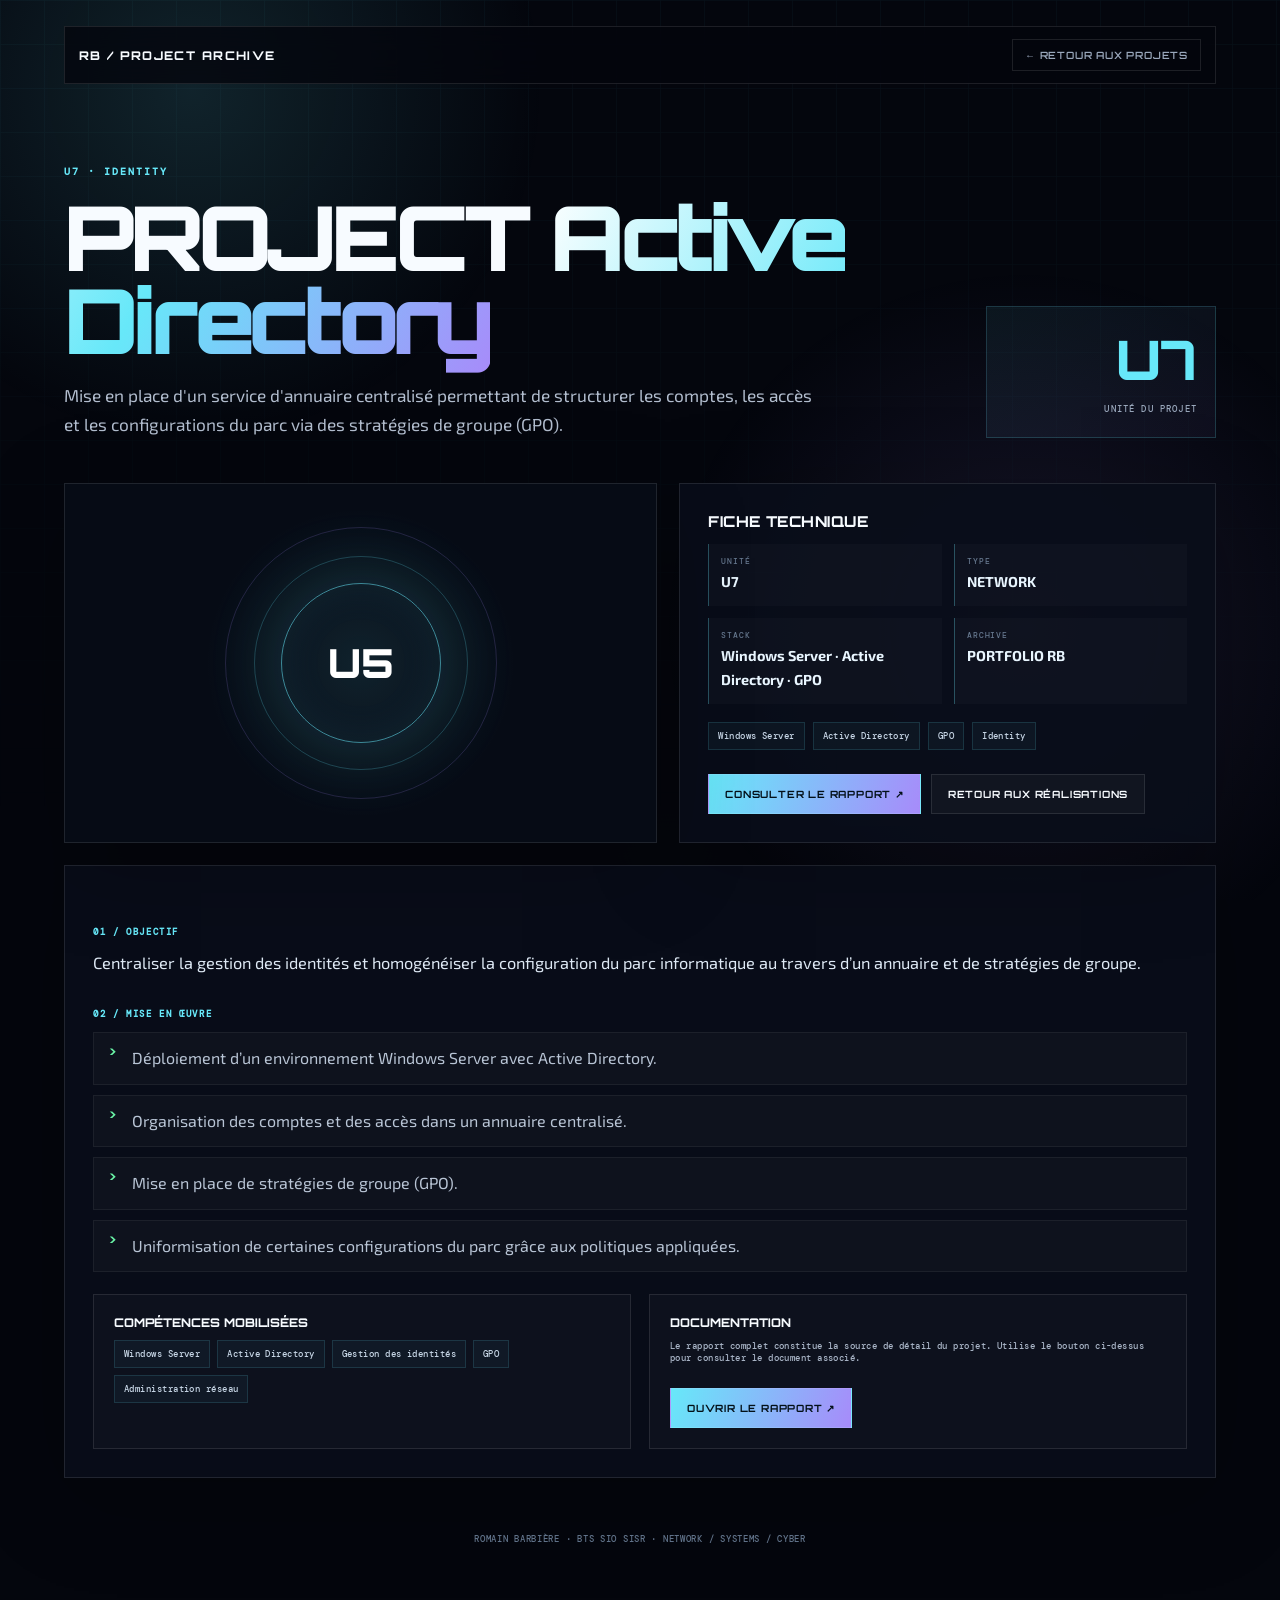
<file: projects/active-directory.html>
<!DOCTYPE html><html lang="fr"><head><meta charset="UTF-8"><meta name="viewport" content="width=device-width,initial-scale=1.0"><meta name="description" content="Fiche détaillée d'un projet du portfolio de Romain Barbière."><title>Projet — Romain Barbière</title><link rel="preconnect" href="https://fonts.googleapis.com"><link rel="preconnect" href="https://fonts.gstatic.com" crossorigin><link href="https://fonts.googleapis.com/css2?family=DM+Mono:wght@400;500&family=Exo+2:wght@300;400;500;600;700;800&family=Orbitron:wght@500;700;800;900&display=swap" rel="stylesheet"><link rel="stylesheet" href="project-detail.css"></head><body><div class="page"><header class="topbar"><a class="brand" href="../index.html#projets">RB / PROJECT ARCHIVE</a><a class="back" href="../index.html#projets">← RETOUR AUX PROJETS</a></header><section class="hero"><div><span class="eyebrow"><span data-unit>U5</span> · <span data-type>NETWORK</span></span><h1>PROJECT <em data-title>PROJECT</em></h1><p data-description></p></div><div class="unit-badge"><strong data-unit>U5</strong><span>UNITÉ DU PROJET</span></div></section><section class="grid"><article class="panel visual"><div class="core" data-core>U5</div></article><article class="panel"><h2>FICHE TECHNIQUE</h2><div class="facts"><div class="fact"><small>UNITÉ</small><strong data-unit>U5</strong></div><div class="fact"><small>TYPE</small><strong data-type>NETWORK</strong></div><div class="fact"><small>STACK</small><strong data-stack></strong></div><div class="fact"><small>ARCHIVE</small><strong>PORTFOLIO RB</strong></div></div><div class="stack" data-tags></div><div class="actions"><a class="button primary" data-report href="#" target="_blank" rel="noopener noreferrer">CONSULTER LE RAPPORT ↗</a><a class="button secondary" href="../index.html#projets">RETOUR AUX RÉALISATIONS</a></div></article></section><section class="panel" style="margin-top:22px"><div class="section-kicker">01 / OBJECTIF</div><p class="objective" data-objective></p><div class="section-kicker">02 / MISE EN ŒUVRE</div><ul class="implementation" data-implementation></ul><div class="skills-grid"><article class="mini-panel"><h3>COMPÉTENCES MOBILISÉES</h3><div class="skill-cloud" data-skills></div></article><article class="mini-panel"><h3>DOCUMENTATION</h3><p class="source-note">Le rapport complet constitue la source de détail du projet. Utilise le bouton ci-dessus pour consulter le document associé.</p><div class="actions"><a class="button primary" data-report href="#" target="_blank" rel="noopener noreferrer">OUVRIR LE RAPPORT ↗</a></div></article></div></section><p class="note">ROMAIN BARBIÈRE · BTS SIO SISR · NETWORK / SYSTEMS / CYBER</p></div><script src="project-detail.js"></script></body></html>
</file>
<file: portfolio8.css>
:root{--bg:#060812;--panel:rgba(10,15,28,.72);--panel2:rgba(12,20,35,.9);--line:rgba(255,255,255,.1);--text:#f5f8ff;--muted:#94a3b8;--cyan:#67e8f9;--blue:#3b82f6;--violet:#a78bfa;--pink:#f472b6;--green:#66f7a5;--orange:#ff9e57;--font-display:'Orbitron',sans-serif;--font-body:'Exo 2',sans-serif;--font-mono:'DM Mono',monospace;--shadow:0 24px 80px rgba(0,0,0,.32)}
*{box-sizing:border-box;margin:0;padding:0}html{scroll-behavior:smooth}body{font-family:var(--font-body);color:var(--text);background:var(--bg);overflow-x:hidden;line-height:1.6}body.modal-open{overflow:hidden}button,a{font:inherit}button{color:inherit}a{text-decoration:none;color:inherit}
body:before{content:'';position:fixed;inset:0;pointer-events:none;background:radial-gradient(circle at 50% -10%,rgba(59,130,246,.18),transparent 38%),radial-gradient(circle at 100% 80%,rgba(167,139,250,.11),transparent 30%);z-index:-5}.noise{position:fixed;inset:0;pointer-events:none;opacity:.04;background-image:url("data:image/svg+xml,%3Csvg xmlns='http://www.w3.org/2000/svg' width='180' height='180' viewBox='0 0 180 180'%3E%3Cfilter id='n'%3E%3CfeTurbulence type='fractalNoise' baseFrequency='.9' numOctaves='2' stitchTiles='stitch'/%3E%3C/filter%3E%3Crect width='100%25' height='100%25' filter='url(%23n)' opacity='.7'/%3E%3C/svg%3E");z-index:30}.background-grid{position:fixed;inset:0;background-image:linear-gradient(rgba(103,232,249,.045) 1px,transparent 1px),linear-gradient(90deg,rgba(103,232,249,.045) 1px,transparent 1px);background-size:48px 48px;mask-image:linear-gradient(to bottom,rgba(0,0,0,.95),transparent 95%);z-index:-4;transform:perspective(800px) rotateX(60deg) scale(1.8) translateY(28%);transform-origin:center top}.aurora{position:fixed;filter:blur(70px);border-radius:50%;pointer-events:none;z-index:-3;opacity:.18}.aurora-a{width:500px;height:500px;background:#0ea5e9;left:-160px;top:5%}.aurora-b{width:420px;height:420px;background:#8b5cf6;right:-100px;top:42%}.aurora-c{width:380px;height:380px;background:#ec4899;left:32%;bottom:-170px}.scroll-progress{position:fixed;top:0;left:0;width:0;height:3px;background:linear-gradient(90deg,var(--cyan),var(--violet),var(--pink));z-index:2000;box-shadow:0 0 18px rgba(103,232,249,.7)}
.main-app{opacity:0;transform:scale(.992);transition:.55s cubic-bezier(.2,.8,.2,1)}.main-app.visible{opacity:1;transform:none}.loading-screen{position:fixed;inset:0;background:#04060b;z-index:3000;display:grid;place-items:center;transition:.38s ease}.loading-screen:not(.active){opacity:0;visibility:hidden}.intro-minimal{width:min(430px,84vw);text-align:center;position:relative}.intro-kicker{font:500 9px var(--font-mono);letter-spacing:.28em;color:#61738b;margin-bottom:24px;opacity:0;animation:introIn .35s .05s ease forwards}.intro-monogram{display:flex;justify-content:center;gap:0;font:900 clamp(4rem,11vw,6.2rem) var(--font-display);letter-spacing:-.14em;line-height:1;background:linear-gradient(135deg,#f8fbff 20%,var(--cyan) 52%,var(--violet) 88%);-webkit-background-clip:text;background-clip:text;color:transparent;filter:drop-shadow(0 0 22px rgba(103,232,249,.14));opacity:0;transform:translateY(10px) scale(.94);animation:introLogo .55s .12s cubic-bezier(.2,.8,.2,1) forwards}.intro-monogram span:last-child{margin-left:-.06em}.intro-line{width:170px;height:1px;background:rgba(103,232,249,.12);margin:20px auto 13px;position:relative;overflow:hidden;opacity:0;animation:introIn .35s .42s ease forwards}.intro-line i{display:block;width:45%;height:100%;background:linear-gradient(90deg,transparent,var(--cyan),transparent);animation:introSweep .65s .48s ease forwards}.intro-name{font:600 10px var(--font-display);letter-spacing:.2em;color:#aab8c9;opacity:0;animation:introIn .35s .48s ease forwards}.intro-status{display:flex;justify-content:center;gap:14px;margin-top:18px;font:500 9px var(--font-mono);color:#65768b;opacity:0;animation:introIn .35s .58s ease forwards}.intro-status strong{color:var(--cyan);font-weight:500;min-width:30px}.loading-bar{display:none} @keyframes introIn{to{opacity:1}} @keyframes introLogo{to{opacity:1;transform:none}} @keyframes introSweep{from{transform:translateX(-150%)}to{transform:translateX(330%)}}
.floating-header{position:fixed;top:18px;left:50%;transform:translateX(-50%);width:min(1320px,calc(100% - 28px));z-index:1000}.header-content{display:flex;align-items:center;gap:22px;padding:11px 14px;border:1px solid rgba(255,255,255,.08);background:rgba(7,11,20,.7);backdrop-filter:blur(24px);box-shadow:0 14px 50px rgba(0,0,0,.3)}.brand{display:flex;align-items:center;gap:10px;font:700 12px var(--font-display);letter-spacing:.14em;white-space:nowrap}.brand-mark{width:34px;height:34px;display:grid;place-items:center;border:1px solid rgba(103,232,249,.35);color:var(--cyan);font:800 11px var(--font-display);box-shadow:inset 0 0 20px rgba(103,232,249,.06)}.quick-nav{display:flex;gap:6px;margin:auto}.quick-nav a{font:500 10px var(--font-display);letter-spacing:.08em;color:#8392a9;padding:9px 10px;transition:.2s}.quick-nav a:hover,.quick-nav a.active{color:var(--text);background:rgba(103,232,249,.06)}.status-pill{display:flex;align-items:center;gap:8px;border:1px solid rgba(102,247,165,.15);background:rgba(102,247,165,.04);padding:9px 10px;cursor:pointer;font:500 9px var(--font-display);letter-spacing:.07em}.status-pill b{color:#74849b}.status-dot,.live-dot{width:7px;height:7px;border-radius:50%;background:var(--green);box-shadow:0 0 12px rgba(102,247,165,.8);animation:pulse 1.8s infinite}
.hero-section{min-height:100vh;width:min(1320px,100%);margin:auto;padding:150px 28px 80px;display:grid;grid-template-columns:1.05fr .95fr;align-items:center;gap:50px;position:relative}.hero-badge{display:inline-flex;align-items:center;gap:10px;padding:8px 12px;border:1px solid rgba(103,232,249,.16);background:rgba(103,232,249,.03);font:500 10px var(--font-display);letter-spacing:.1em;color:#9eb2c9}.hero-kicker{font:500 11px var(--font-mono);letter-spacing:.22em;color:#6e8099;margin:26px 0 8px}.hero-copy h1{font:900 clamp(3.5rem,8vw,8.2rem) var(--font-display);line-height:.92;letter-spacing:-.06em}.hero-copy h1 span{display:block}.hero-copy h1 em{display:block;font-style:normal;background:linear-gradient(120deg,#fff 0%,var(--cyan) 32%,var(--violet) 70%,var(--pink) 100%);-webkit-background-clip:text;color:transparent;filter:drop-shadow(0 0 24px rgba(103,232,249,.15))}.hero-subtitle{max-width:650px;color:#aeb9ca;font-size:clamp(1rem,1.6vw,1.2rem);margin:24px 0 28px}.hero-subtitle strong{color:#fff}.hero-actions{display:flex;gap:12px;flex-wrap:wrap}.cta-button{display:inline-flex;align-items:center;justify-content:center;gap:14px;padding:14px 18px;border:1px solid rgba(255,255,255,.11);cursor:pointer;font:700 11px var(--font-display);letter-spacing:.08em;text-transform:uppercase;transition:.25s}.cta-button.primary{background:linear-gradient(110deg,var(--cyan),#8b5cf6);color:#051018;box-shadow:0 15px 40px rgba(59,130,246,.2)}.cta-button.secondary{background:rgba(255,255,255,.03)}.cta-button:hover{transform:translateY(-3px);box-shadow:0 20px 50px rgba(0,0,0,.3)}.hero-stat-row{display:flex;gap:36px;margin-top:46px}.hero-stat-row div{display:grid;gap:2px;padding-left:13px;border-left:1px solid rgba(103,232,249,.3)}.hero-stat-row strong{font:700 18px var(--font-display);color:#fff}.hero-stat-row span{font:500 8px var(--font-mono);letter-spacing:.08em;color:#75869e}.hero-scene{min-height:520px;position:relative;display:grid;place-items:center}.scene-frame{width:min(520px,100%);aspect-ratio:1;position:relative;border:1px solid rgba(255,255,255,.08);background:radial-gradient(circle at 50% 48%,rgba(103,232,249,.08),transparent 40%),rgba(7,11,20,.52);box-shadow:0 30px 100px rgba(0,0,0,.4),inset 0 0 80px rgba(59,130,246,.04);overflow:hidden}.scene-grid{position:absolute;inset:0;background-image:linear-gradient(rgba(103,232,249,.07) 1px,transparent 1px),linear-gradient(90deg,rgba(103,232,249,.07) 1px,transparent 1px);background-size:32px 32px;transform:perspective(500px) rotateX(60deg) scale(1.5);transform-origin:center bottom}.scene-scan{position:absolute;left:0;right:0;top:20%;height:1px;background:linear-gradient(90deg,transparent,var(--cyan),transparent);box-shadow:0 0 25px var(--cyan);animation:scan 4s linear infinite}.scene-orb{width:250px;height:250px;border:1px solid rgba(103,232,249,.3);border-radius:50%;position:absolute;left:50%;top:50%;transform:translate(-50%,-50%);box-shadow:inset 0 0 40px rgba(103,232,249,.08),0 0 60px rgba(103,232,249,.05);animation:float 5s ease-in-out infinite}.scene-orb:before,.scene-orb:after{content:'';position:absolute;inset:18px;border-radius:50%;border:1px dashed rgba(167,139,250,.35)}.scene-orb:after{inset:55px;border-color:rgba(244,114,182,.35)}.scene-center{position:absolute;left:50%;top:50%;transform:translate(-50%,-50%);text-align:center;display:grid;gap:3px}.scene-center small{font:500 8px var(--font-mono);color:#71829b}.scene-center strong{font:900 54px var(--font-display);background:linear-gradient(120deg,var(--cyan),var(--violet));-webkit-background-clip:text;color:transparent}.scene-center span{font:500 8px var(--font-mono);color:#63738a;letter-spacing:.14em}.scene-label{position:absolute;font:500 9px var(--font-mono);color:#7c8da5;border:1px solid rgba(255,255,255,.08);padding:6px 8px;background:rgba(4,7,13,.7)}.label-a{top:30px;left:30px}.label-b{top:40%;right:28px}.label-c{bottom:30px;left:25%}.floating-chip{position:absolute;padding:8px 10px;border:1px solid rgba(255,255,255,.1);background:rgba(8,13,23,.8);backdrop-filter:blur(12px);font:500 8px var(--font-mono);letter-spacing:.1em;color:#a9bdd3;box-shadow:0 15px 30px rgba(0,0,0,.25)}.chip-1{top:10%;right:3%;animation:float 4.8s ease-in-out infinite}.chip-2{left:3%;top:52%;animation:float 5.2s ease-in-out infinite .5s}.chip-3{bottom:8%;right:8%;animation:float 4.5s ease-in-out infinite 1s}
.section{width:min(1320px,100%);margin:auto;padding:90px 28px}.section-heading{display:flex;justify-content:space-between;align-items:end;gap:30px;margin-bottom:34px}.section-heading>div{max-width:780px}.section-heading h2{font:800 clamp(2rem,4.2vw,4.4rem) var(--font-display);line-height:1.02;margin-top:7px;letter-spacing:-.04em}.section-heading p{max-width:520px;color:#8492a8;font-size:14px}.section-eyebrow,.micro-label,.card-code{font:500 10px var(--font-mono);letter-spacing:.13em;color:#68809b}.gradient-text{background:linear-gradient(110deg,var(--cyan),var(--violet),var(--pink));-webkit-background-clip:text;color:transparent}.glass-card{border:1px solid rgba(255,255,255,.08);background:linear-gradient(145deg,rgba(12,18,30,.84),rgba(7,11,20,.58));box-shadow:var(--shadow);backdrop-filter:blur(18px)}
.profile-layout{display:grid;grid-template-columns:1.25fr .75fr;gap:18px}.profile-main{padding:28px;min-height:320px;grid-row:span 2}.card-top,.focus-title{display:flex;justify-content:space-between;align-items:center}.card-state,.signal{font:500 9px var(--font-mono);color:var(--green);letter-spacing:.12em}.profile-head{display:flex;gap:18px;align-items:center;margin:32px 0 20px}.avatar-core{width:76px;height:76px;display:grid;place-items:center;border:1px solid rgba(103,232,249,.3);font:900 22px var(--font-display);color:var(--cyan);box-shadow:inset 0 0 30px rgba(103,232,249,.06)}.profile-head h3{font:700 23px var(--font-display);margin:4px 0}.profile-head p,.profile-text{color:#94a3b8}.profile-text{max-width:760px}.skill-cloud{display:flex;gap:7px;flex-wrap:wrap;margin-top:22px}.skill-cloud span,.tags span,.education-tags span{padding:7px 9px;border:1px solid rgba(255,255,255,.08);background:rgba(255,255,255,.025);font:500 9px var(--font-mono);color:#a7b5c7}.metrics-card{padding:25px}.telemetry{display:grid;grid-template-columns:1fr 1fr;gap:1px;margin-top:24px;background:rgba(255,255,255,.06)}.telemetry div{background:#0a101c;padding:18px}.telemetry strong{display:block;font:800 28px var(--font-display);color:#fff}.telemetry span{font:500 8px var(--font-mono);color:#75859b}.focus-card{padding:25px}.radar{width:210px;height:210px;margin:20px auto 10px;border:1px solid rgba(103,232,249,.2);border-radius:50%;position:relative;background:radial-gradient(circle,rgba(103,232,249,.06),transparent 68%);overflow:hidden}.radar i{position:absolute;border:1px solid rgba(103,232,249,.17);border-radius:50%;inset:10%}.radar .r2{inset:25%}.radar .r3{inset:40%}.radar:before,.radar:after{content:'';position:absolute;background:rgba(103,232,249,.12)}.radar:before{width:1px;top:0;bottom:0;left:50%}.radar:after{height:1px;left:0;right:0;top:50%}.radar .sweep{inset:-15%;border:none;background:conic-gradient(from 0deg,transparent 0 78%,rgba(103,232,249,.2) 88%,transparent 90%);animation:spin 4s linear infinite;border-radius:50%}.radar-core{position:absolute;left:50%;top:50%;transform:translate(-50%,-50%);width:52px;height:52px;display:grid;place-items:center;border-radius:50%;border:1px solid rgba(103,232,249,.4);background:#0a121e;font:800 16px var(--font-display);color:var(--cyan)}.blip{position:absolute;width:7px;height:7px;border-radius:50%;background:var(--cyan);box-shadow:0 0 14px var(--cyan)}.blip.one{left:31%;top:27%}.blip.two{right:22%;top:40%;background:var(--violet);box-shadow:0 0 14px var(--violet)}.blip.three{left:63%;bottom:22%;background:var(--pink);box-shadow:0 0 14px var(--pink)}.focus-card p{display:grid;text-align:center;gap:2px}.focus-card p strong{font:700 13px var(--font-display)}.focus-card p span{font:500 9px var(--font-mono);color:#77879d}
.timeline-wrap{position:relative;padding:10px 0 20px}.timeline-axis{position:absolute;left:188px;top:0;bottom:0;width:1px;background:linear-gradient(var(--cyan),rgba(103,232,249,.08),var(--violet))}.timeline-item{display:grid;grid-template-columns:150px 1px 1fr;column-gap:38px;align-items:start;position:relative;padding:15px 0 28px}.timeline-date{text-align:right;padding-top:24px}.timeline-date strong{display:block;font:700 15px var(--font-display);color:#edf5ff}.timeline-date span{display:block;font:500 8px var(--font-mono);letter-spacing:.1em;color:#718198;margin-top:4px}.timeline-dot{width:11px;height:11px;border-radius:50%;background:var(--bg);border:2px solid #60758e;margin-top:28px;box-shadow:0 0 0 5px rgba(96,117,142,.05)}.timeline-item.current .timeline-dot{border-color:var(--cyan);box-shadow:0 0 0 5px rgba(103,232,249,.08),0 0 18px rgba(103,232,249,.5);background:var(--cyan)}.timeline-card{padding:24px;display:grid;grid-template-columns:64px 1fr;gap:18px;transition:.3s}.timeline-card:hover{transform:translateX(6px);border-color:rgba(103,232,249,.2)}.timeline-icon{width:64px;height:64px;display:grid;place-items:center;border:1px solid rgba(255,255,255,.09);background:rgba(255,255,255,.025);font:800 15px var(--font-display);color:#dbeafe}.timeline-icon.architecture{color:#c4b5fd}.timeline-icon.cyber{color:#f9a8d4}.timeline-icon.fnac{color:var(--cyan);box-shadow:inset 0 0 28px rgba(103,232,249,.05)}.timeline-card h3{font:700 20px var(--font-display);margin:5px 0 8px}.timeline-card p{color:#98a5b8}.timeline-head{display:flex;justify-content:space-between;gap:15px;align-items:start}.current-badge{padding:6px 8px;border:1px solid rgba(102,247,165,.2);background:rgba(102,247,165,.05);color:var(--green);font:500 8px var(--font-mono);white-space:nowrap}.tags{display:flex;gap:7px;flex-wrap:wrap;margin-top:14px}.education-strip{margin-top:12px;padding:22px 24px;display:flex;justify-content:space-between;align-items:center;gap:20px}.education-strip h3{font:700 19px var(--font-display);margin:3px 0}.education-strip p{color:#8897aa;font-size:13px}.education-tags{display:flex;gap:7px;flex-wrap:wrap;justify-content:flex-end}
.watch-dashboard{padding:26px}.watch-top{display:flex;justify-content:space-between;color:#6f8098;font:500 9px var(--font-mono);letter-spacing:.08em}.watch-top>div{display:flex;align-items:center;gap:8px;color:var(--green)}.watch-grid{display:grid;grid-template-columns:repeat(3,1fr);gap:12px;margin-top:18px}.watch-card{position:relative;padding:24px;background:linear-gradient(155deg,rgba(255,255,255,.035),rgba(255,255,255,.015));border:1px solid rgba(255,255,255,.07);min-height:320px;overflow:hidden;transition:.3s}.watch-card:hover{transform:translateY(-5px);border-color:rgba(103,232,249,.22)}.watch-card.hot{border-color:rgba(244,114,182,.2);background:linear-gradient(155deg,rgba(244,114,182,.06),rgba(255,255,255,.015))}.watch-number{position:absolute;right:18px;top:15px;font:700 10px var(--font-mono);color:#58677d}.watch-icon{width:48px;height:48px;display:grid;place-items:center;border:1px solid rgba(103,232,249,.2);color:var(--cyan);font:800 12px var(--font-display);margin-bottom:18px}.watch-status{font:500 8px var(--font-mono);color:#718199;letter-spacing:.12em}.watch-card h3{font:700 21px var(--font-display);margin:9px 0 10px}.watch-card p{color:#8d9aab;font-size:14px}.watch-footer{position:absolute;bottom:20px;left:24px;right:24px;display:flex;justify-content:space-between;gap:12px;font:500 8px var(--font-mono);color:#64758d}.watch-footer a{color:var(--cyan)}.watch-console{display:grid;grid-template-columns:auto 1fr auto;gap:14px;align-items:center;margin-top:18px;color:#65768c;font:500 8px var(--font-mono)}.watch-meter{height:3px;background:#131c2b}.watch-meter i{display:block;height:100%;width:76%;background:linear-gradient(90deg,var(--cyan),var(--violet));box-shadow:0 0 12px rgba(103,232,249,.25)}
.projects-section{padding-top:70px}.ghost-button{border:1px solid rgba(103,232,249,.15);background:rgba(103,232,249,.03);padding:11px 14px;color:var(--cyan);cursor:pointer;font:600 9px var(--font-display);letter-spacing:.08em}.project-grid{display:grid;grid-template-columns:repeat(12,1fr);gap:12px}.project-card{grid-column:span 4;min-height:235px;text-align:left;padding:24px;background:linear-gradient(145deg,rgba(11,17,30,.9),rgba(6,10,18,.78));border:1px solid rgba(255,255,255,.08);position:relative;overflow:hidden;cursor:pointer;transition:.3s}.project-card:before{content:'';position:absolute;inset:auto -20% -50% -20%;height:120px;background:radial-gradient(circle,rgba(103,232,249,.11),transparent 65%);transition:.4s}.project-card:hover{transform:translateY(-6px);border-color:rgba(103,232,249,.25);box-shadow:0 25px 60px rgba(0,0,0,.28)}.project-card:hover:before{transform:translateY(-30px)}.project-card.featured{grid-column:span 6;min-height:290px;background:linear-gradient(150deg,rgba(17,33,46,.9),rgba(9,13,25,.82))}.project-index{display:block;font:700 10px var(--font-mono);color:#6b7d94}.project-type{display:block;font:500 8px var(--font-mono);letter-spacing:.12em;color:var(--cyan);margin-top:26px}.project-card h3{font:700 23px var(--font-display);max-width:360px;margin:7px 0 10px}.project-card p{color:#8d9bae;max-width:370px;font-size:14px}.project-open{position:absolute;left:24px;bottom:20px;font:600 8px var(--font-display);letter-spacing:.1em;color:#96a6ba}
.contact-layout{padding:40px;display:flex;justify-content:space-between;gap:35px;align-items:end}.contact-layout h2{font:800 clamp(2.1rem,4vw,4rem) var(--font-display);line-height:1;margin-top:10px}.contact-layout p{max-width:620px;color:#8b99ad;margin-top:16px}.contact-mail{min-width:min(440px,100%);padding:24px;border:1px solid rgba(103,232,249,.13);background:rgba(103,232,249,.025);display:grid;gap:5px;grid-template-columns:1fr auto;align-items:end}.contact-mail small{grid-column:1/-1;font:500 8px var(--font-mono);color:#6f8097}.contact-mail strong{font:700 16px var(--font-display);word-break:break-all}.contact-mail span{font-size:25px;color:var(--cyan)}.footer{width:min(1320px,100%);margin:auto;padding:28px;display:flex;justify-content:space-between;gap:15px;color:#607088;border-top:1px solid rgba(255,255,255,.06);font:500 8px var(--font-mono);letter-spacing:.08em}
.projects-overlay,.terminal-overlay{position:fixed;inset:0;z-index:1600;display:grid;place-items:center;opacity:0;visibility:hidden;transition:.25s}.projects-overlay.active,.terminal-overlay.active{opacity:1;visibility:visible}.overlay-background{position:absolute;inset:0;background:rgba(1,3,7,.82);backdrop-filter:blur(16px)}.projects-container{position:relative;width:min(980px,92vw);max-height:86vh;overflow:auto;border:1px solid rgba(103,232,249,.14);background:#080e19;box-shadow:var(--shadow);padding:28px}.projects-header{display:flex;justify-content:space-between;align-items:start;padding-bottom:22px;border-bottom:1px solid rgba(255,255,255,.07)}.projects-header h2{font:800 33px var(--font-display);margin-top:6px}.close-button,.terminal-head button{width:38px;height:38px;background:transparent;border:1px solid rgba(255,255,255,.08);font-size:28px;cursor:pointer;color:#8898ac}.project-modal-content{padding-top:26px}.modal-card h3{font:800 34px var(--font-display);margin:10px 0 16px}.modal-card>p{max-width:760px;color:#97a5b9;font-size:16px}.modal-tags{display:flex;flex-wrap:wrap;gap:7px;margin:20px 0}.modal-tags span{padding:7px 9px;border:1px solid rgba(103,232,249,.14);font:500 9px var(--font-mono);color:#a9bacd}.modal-footer{display:flex;justify-content:space-between;align-items:center;gap:18px;margin-top:30px;padding-top:20px;border-top:1px solid rgba(255,255,255,.06)}.modal-footer small{color:#65758b}.terminal-window{position:relative;width:min(820px,92vw);background:#050911;border:1px solid rgba(103,232,249,.16);box-shadow:var(--shadow)}.terminal-head{display:flex;justify-content:space-between;align-items:center;padding:12px 16px;border-bottom:1px solid rgba(255,255,255,.06);font:500 10px var(--font-mono);color:#73849b}.terminal-body{padding:22px;min-height:360px;max-height:65vh;overflow:auto;font:13px/1.8 var(--font-mono);color:#9fb2c7}.terminal-command{display:flex;gap:8px;align-items:center;margin-top:8px}.console-green{color:var(--green)}.terminal-command input{flex:1;background:none;border:none;outline:none;color:#dbeafe;font:inherit}
.in-view{animation:rise .7s cubic-bezier(.2,.8,.2,1) both}.project-card.in-view,.watch-card.in-view,.timeline-item.in-view,.glass-card.in-view{opacity:1}.glass-card,.project-card,.watch-card,.timeline-item{opacity:0} @keyframes rise{from{opacity:0;transform:translateY(28px)}to{opacity:1;transform:none}} @keyframes pulse{50%{opacity:.45}} @keyframes spin{to{transform:rotate(360deg)}} @keyframes float{50%{transform:translateY(-10px)}} @keyframes scan{0%{transform:translateY(-30px);opacity:0}15%,85%{opacity:1}100%{transform:translateY(380px);opacity:0}}
@media(max-width:1050px){.quick-nav{display:none}.hero-section{grid-template-columns:1fr}.hero-scene{min-height:420px}.profile-layout{grid-template-columns:1fr}.profile-main{grid-row:auto}.watch-grid{grid-template-columns:1fr 1fr}.project-card,.project-card.featured{grid-column:span 6}.contact-layout{align-items:stretch;flex-direction:column}.contact-mail{min-width:0}.timeline-axis{left:155px}.timeline-item{grid-template-columns:125px 1px 1fr;column-gap:30px}}
@media(max-width:720px){.floating-header{top:10px}.header-content{padding:8px}.brand>span:last-child{display:none}.status-pill{padding:8px}.status-pill span:last-of-type{display:none}.hero-section{padding:130px 18px 60px}.section{padding:70px 18px}.hero-copy h1{font-size:clamp(3rem,16vw,5rem)}.hero-stat-row{gap:16px;flex-wrap:wrap}.hero-stat-row div{min-width:110px}.hero-scene{min-height:360px}.scene-frame{width:330px}.floating-chip{display:none}.section-heading{align-items:start;flex-direction:column}.watch-grid{grid-template-columns:1fr}.project-card,.project-card.featured{grid-column:span 12}.timeline-axis{left:13px}.timeline-item{grid-template-columns:1fr;gap:0;padding-left:35px}.timeline-date{text-align:left;padding-top:0;margin-bottom:10px}.timeline-dot{position:absolute;left:8px;top:24px;margin:0}.timeline-card{grid-template-columns:1fr}.timeline-icon{width:52px;height:52px}.timeline-head{flex-direction:column}.education-strip{flex-direction:column;align-items:start}.education-tags{justify-content:flex-start}.contact-layout{padding:26px}.footer{flex-direction:column;align-items:flex-start}}

/* ===== PROJECT COMMAND CENTER ===== */
.project-command-grid{display:grid;grid-template-columns:280px 1fr;gap:22px;align-items:stretch}.project-index-panel{padding:24px;position:sticky;top:110px;height:max-content}.command-count{display:flex;align-items:flex-end;gap:10px;margin:22px 0 18px}.command-count strong{font:800 4rem/1 var(--font-display);color:var(--color-cyan);text-shadow:0 0 30px rgba(0,240,255,.35)}.command-count span{font:600 .68rem/1.35 var(--font-body);letter-spacing:.12em;color:var(--color-text-muted)}.project-selector{display:flex;flex-direction:column;gap:8px}.project-select-btn{appearance:none;border:1px solid rgba(255,255,255,.08);background:rgba(255,255,255,.025);color:var(--color-text-secondary);padding:13px 14px;text-align:left;border-radius:10px;cursor:pointer;display:grid;grid-template-columns:32px 1fr auto;gap:10px;align-items:center;transition:.25s ease;font:600 .78rem var(--font-body)}.project-select-btn span:first-child{font:700 .68rem var(--font-display);color:var(--color-cyan)}.project-select-btn small{font:500 .62rem var(--font-body);color:var(--color-text-muted)}.project-select-btn:hover,.project-select-btn.active{border-color:rgba(0,240,255,.45);background:linear-gradient(90deg,rgba(0,240,255,.1),rgba(255,0,255,.04));color:#fff;transform:translateX(4px)}.command-tip{margin-top:18px;padding-top:15px;border-top:1px solid rgba(255,255,255,.08);font-size:.72rem;line-height:1.5;color:var(--color-text-muted)}.project-stage{min-height:520px;position:relative;overflow:hidden;padding:0;background:linear-gradient(145deg,rgba(255,255,255,.065),rgba(255,255,255,.02))}.stage-grid{position:absolute;inset:0;background-image:linear-gradient(rgba(0,240,255,.045) 1px,transparent 1px),linear-gradient(90deg,rgba(0,240,255,.045) 1px,transparent 1px);background-size:38px 38px;mask-image:linear-gradient(to bottom,rgba(0,0,0,.85),transparent)}.stage-header{position:relative;z-index:2;display:flex;justify-content:space-between;align-items:center;padding:22px 24px;border-bottom:1px solid rgba(255,255,255,.08)}.stage-status{font:500 .65rem var(--font-display);letter-spacing:.12em;color:#77ffbd}.stage-main{position:relative;z-index:2;display:grid;grid-template-columns:42% 58%;min-height:445px}.stage-visual{position:relative;display:grid;place-items:center;min-height:420px}.stage-core{width:130px;height:130px;border-radius:50%;display:grid;place-items:center;font:800 2rem var(--font-display);color:#fff;border:1px solid rgba(0,240,255,.55);background:radial-gradient(circle,rgba(0,240,255,.2),rgba(157,0,255,.08) 55%,transparent 70%);box-shadow:0 0 80px rgba(0,240,255,.18),inset 0 0 40px rgba(0,240,255,.1)}.stage-orbit{position:absolute;width:260px;height:150px;border:1px solid rgba(0,240,255,.24);border-radius:50%;transform:rotate(-20deg);animation:orbitFloat 7s linear infinite}.stage-orbit::after{content:'';position:absolute;width:7px;height:7px;border-radius:50%;background:var(--color-cyan);box-shadow:0 0 16px var(--color-cyan);top:-4px;left:50%}.stage-orbit.orbit-b{width:300px;height:185px;transform:rotate(48deg);animation-direction:reverse;border-color:rgba(255,0,255,.16)}.stage-orbit.orbit-b::after{background:var(--color-magenta);box-shadow:0 0 16px var(--color-magenta);top:auto;bottom:-4px}.stage-node{position:absolute;width:8px;height:8px;border-radius:50%;background:var(--color-cyan);box-shadow:0 0 14px var(--color-cyan);animation:nodePulse 2s ease-in-out infinite}.stage-node.n1{top:27%;left:25%}.stage-node.n2{top:66%;left:28%;animation-delay:.5s}.stage-node.n3{top:34%;right:19%;animation-delay:1s}.stage-copy{padding:52px 44px 44px 14px;display:flex;flex-direction:column;justify-content:center}.stage-copy h3{font:800 clamp(2rem,4vw,3.7rem)/.98 var(--font-display);letter-spacing:-.04em;margin:10px 0 16px;max-width:680px}.stage-copy p{max-width:620px;color:var(--color-text-secondary);line-height:1.7;font-size:.95rem}.stage-tags{display:flex;flex-wrap:wrap;gap:8px;margin:22px 0}.stage-tags span{padding:7px 10px;border:1px solid rgba(0,240,255,.16);background:rgba(0,240,255,.05);border-radius:999px;font-size:.67rem;color:#c9fbff}.stage-meta{display:flex;gap:34px;margin-bottom:25px}.stage-meta div{display:flex;flex-direction:column;gap:5px}.stage-meta span{font:500 .6rem var(--font-display);color:var(--color-text-muted);letter-spacing:.12em}.stage-meta strong{font-size:.75rem;color:#fff}.project-command-grid .cta-button{width:max-content}@keyframes orbitFloat{to{transform:rotate(340deg)}}@keyframes nodePulse{0%,100%{opacity:.4;transform:scale(.8)}50%{opacity:1;transform:scale(1.5)}}

/* ===== INTRO V3 ===== */
.intro-v2{display:flex;align-items:center;gap:42px;min-width:620px}.intro-orbit{width:118px;height:118px;border-radius:50%;position:relative;border:1px solid rgba(0,240,255,.28);display:grid;place-items:center;box-shadow:0 0 50px rgba(0,240,255,.08),inset 0 0 30px rgba(0,240,255,.06);animation:introSpin 7s linear infinite}.intro-orbit::before,.intro-orbit::after{content:'';position:absolute;border-radius:50%;inset:10px;border:1px dashed rgba(255,255,255,.11)}.intro-orbit::after{inset:25px;border-color:rgba(255,0,255,.14)}.orbit-core{width:58px;height:58px;border-radius:50%;display:grid;place-items:center;font:800 1.2rem var(--font-display);color:#fff;background:radial-gradient(circle,rgba(0,240,255,.18),rgba(157,0,255,.08));box-shadow:0 0 28px rgba(0,240,255,.16)}.orbit-dot{position:absolute;width:8px;height:8px;border-radius:50%;background:var(--color-cyan);box-shadow:0 0 16px var(--color-cyan);top:8px;left:53px}.orbit-dot-2{background:var(--color-magenta);box-shadow:0 0 16px var(--color-magenta);bottom:10px;top:auto;left:auto;right:13px}.intro-v2-copy{min-width:390px}.intro-kicker{font:500 .64rem var(--font-display);letter-spacing:.24em;color:var(--color-cyan)}.intro-v2 .intro-name{font:800 clamp(2rem,5vw,3.6rem)/1 var(--font-display);letter-spacing:-.03em;margin:10px 0 8px}.intro-v2 .intro-name em{font-style:normal;background:linear-gradient(90deg,var(--color-cyan),#fff 60%,var(--color-magenta));-webkit-background-clip:text;background-clip:text;color:transparent}.intro-subline{font:500 .72rem var(--font-display);letter-spacing:.18em;color:var(--color-text-muted);margin-bottom:22px}.intro-v2 .intro-progress{height:2px;background:rgba(255,255,255,.08);overflow:hidden;margin-bottom:10px}.intro-v2 .intro-progress i{display:block;height:100%;width:0;background:linear-gradient(90deg,var(--color-cyan),var(--color-magenta));box-shadow:0 0 14px var(--color-cyan)}.intro-v2 .intro-status{display:flex;justify-content:space-between;align-items:center}.intro-v2 .loading-status{font-size:.67rem;letter-spacing:.12em;color:var(--color-text-secondary)}.intro-v2 .loading-percentage{font:700 .68rem var(--font-display);color:var(--color-cyan)}@keyframes introSpin{to{transform:rotate(360deg)}}
@media(max-width:850px){.project-command-grid{grid-template-columns:1fr}.project-index-panel{position:relative;top:auto}.project-selector{display:grid;grid-template-columns:1fr 1fr}.stage-main{grid-template-columns:1fr}.stage-visual{min-height:260px}.stage-copy{padding:10px 26px 30px}.intro-v2{min-width:0;flex-direction:column;gap:20px;text-align:center}.intro-v2-copy{min-width:0;width:min(420px,88vw)}.intro-v2 .intro-status{text-align:left}}
@media(max-width:520px){.project-selector{grid-template-columns:1fr}.stage-copy h3{font-size:2rem}.stage-meta{gap:18px;flex-wrap:wrap}.intro-orbit{width:96px;height:96px}.orbit-core{width:48px;height:48px}.intro-v2{gap:15px}}

/* ===== CINEMATIC INTRO V4 ===== */
.loading-screen{background:#02040a;overflow:hidden}.cinematic-intro{position:relative;width:100%;height:100%;display:grid;place-items:center;isolation:isolate;background:radial-gradient(circle at 50% 48%,rgba(0,240,255,.08),transparent 22%),radial-gradient(circle at 50% 50%,rgba(114,66,255,.08),transparent 42%),#02040a}.intro-stars,.intro-noise{position:absolute;inset:0;pointer-events:none}.intro-stars{background-image:radial-gradient(circle at 12% 22%,rgba(103,232,249,.7) 0 1px,transparent 1.5px),radial-gradient(circle at 77% 18%,rgba(255,255,255,.5) 0 1px,transparent 1.5px),radial-gradient(circle at 66% 72%,rgba(167,139,250,.65) 0 1px,transparent 1.5px),radial-gradient(circle at 28% 78%,rgba(103,232,249,.45) 0 1px,transparent 1.5px),radial-gradient(circle at 87% 58%,rgba(255,255,255,.45) 0 1px,transparent 1.5px);background-size:520px 420px,740px 560px,620px 500px,780px 680px,520px 460px;opacity:.65;animation:starDrift 7s linear infinite}.intro-noise{opacity:.05;background-image:repeating-linear-gradient(0deg,rgba(255,255,255,.08) 0 1px,transparent 1px 4px);mix-blend-mode:screen}.intro-hud{position:absolute;z-index:3;color:#70849d;font:500 9px/1 var(--font-mono);letter-spacing:.22em;text-transform:uppercase}.hud-top{top:28px;left:38px;right:38px;display:flex;justify-content:space-between}.hud-side{top:50%;transform:translateY(-50%);display:flex;flex-direction:column;gap:12px}.hud-side.left{left:28px}.hud-side.right{right:28px;text-align:right}.intro-center{position:absolute;width:min(64vw,640px);aspect-ratio:1;display:grid;place-items:center;transform:scale(.82);opacity:0;animation:introCenterIn .7s .08s cubic-bezier(.12,.75,.2,1) forwards}.intro-center:before{content:'';position:absolute;inset:4%;border-radius:50%;background:conic-gradient(from 0deg,transparent 0 8%,rgba(103,232,249,.8) 8.5% 9%,transparent 9.5% 28%,rgba(167,139,250,.55) 28.5% 29%,transparent 29.5% 58%,rgba(244,114,182,.5) 58.5% 59%,transparent 59.5%);mask:radial-gradient(circle,transparent 0 69%,#000 70% 71%,transparent 72%);animation:hudSpin 9s linear infinite}.intro-rings{position:absolute;border:1px solid rgba(103,232,249,.22);border-radius:50%;box-shadow:0 0 50px rgba(103,232,249,.04) inset}.ring-a{inset:10%;animation:ringPulse 2.8s ease-in-out infinite}.ring-b{inset:21%;border-color:rgba(167,139,250,.28);transform:rotate(18deg);animation:ringPulse 3.2s .2s ease-in-out infinite}.ring-c{inset:31%;border-color:rgba(255,255,255,.16);animation:ringPulse 2.4s .35s ease-in-out infinite}.intro-crosshair{position:absolute;inset:3%;border-radius:50%;background:conic-gradient(from 90deg,transparent 0 24.5%,rgba(103,232,249,.65) 24.8% 25%,transparent 25.3% 49.5%,rgba(103,232,249,.65) 49.8% 50%,transparent 50.3% 74.5%,rgba(103,232,249,.65) 74.8% 75%,transparent 75.3%);opacity:.45;animation:hudSpinReverse 12s linear infinite}.intro-core{position:relative;width:clamp(130px,18vw,190px);aspect-ratio:1;display:grid;place-items:center;border-radius:50%;font:900 clamp(3.4rem,7vw,6rem)/1 var(--font-display);letter-spacing:-.08em;color:#fff;background:radial-gradient(circle,rgba(103,232,249,.16),rgba(59,130,246,.07) 42%,transparent 70%);text-shadow:0 0 30px rgba(103,232,249,.65);box-shadow:0 0 120px rgba(103,232,249,.12),inset 0 0 55px rgba(103,232,249,.12);animation:coreFloat 3s ease-in-out infinite}.intro-core:before,.intro-core:after{content:'';position:absolute;width:145%;height:1px;left:-22.5%;background:linear-gradient(90deg,transparent,rgba(103,232,249,.45),transparent);top:50%}.intro-core:after{transform:rotate(90deg)}.core-glow{position:absolute;inset:24%;border-radius:50%;background:radial-gradient(circle,rgba(103,232,249,.24),transparent 68%);filter:blur(12px);animation:coreGlow 2s ease-in-out infinite}.intro-pulse{position:absolute;width:26%;aspect-ratio:1;border:1px solid rgba(103,232,249,.32);border-radius:50%;animation:pulseOut 2.3s ease-out infinite}.intro-title{position:absolute;z-index:4;top:calc(50% + min(19vw,194px));left:50%;transform:translate(-50%,0);text-align:center;white-space:nowrap;opacity:0;animation:titleIn .65s .48s ease forwards}.intro-code{display:block;color:var(--cyan);font:500 9px var(--font-mono);letter-spacing:.3em;margin-bottom:10px}.intro-title h1{font:800 clamp(1.8rem,4.2vw,4.3rem)/1 var(--font-display);letter-spacing:.05em}.intro-title h1 em{font-style:normal;background:linear-gradient(90deg,#fff,var(--cyan) 45%,var(--violet));-webkit-background-clip:text;color:transparent}.intro-title p{margin-top:9px;color:#70849d;font:500 10px var(--font-display);letter-spacing:.28em}.intro-data{position:absolute;z-index:4;padding:12px 16px;border-left:1px solid rgba(103,232,249,.32);background:linear-gradient(90deg,rgba(103,232,249,.06),transparent);opacity:0;color:#72869e;font:500 8px var(--font-mono);letter-spacing:.15em}.intro-data small,.intro-data b{display:block}.intro-data b{margin-top:6px;color:#dcecff;font:700 9px var(--font-display);letter-spacing:.12em}.data-a{left:11%;top:33%;animation:dataIn .5s .8s ease forwards}.data-b{right:10%;top:31%;animation:dataIn .5s .95s ease forwards}.data-c{left:14%;bottom:22%;animation:dataIn .5s 1.1s ease forwards}.intro-progress-wrap{position:absolute;z-index:4;left:50%;bottom:62px;transform:translateX(-50%);width:min(620px,68vw);opacity:0;animation:dataIn .45s .55s ease forwards}.intro-progress-line{height:2px;background:rgba(255,255,255,.1);position:relative;overflow:hidden}.intro-progress-line i{display:block;height:100%;width:0;background:linear-gradient(90deg,var(--cyan),var(--violet),var(--pink));box-shadow:0 0 20px var(--cyan)}.intro-progress-meta{display:flex;justify-content:space-between;margin-top:9px;color:#687b92;font:500 8px var(--font-mono);letter-spacing:.14em}.intro-progress-meta strong{color:var(--cyan);font-weight:500}.intro-command{position:absolute;z-index:4;left:38px;bottom:26px;color:#53657c;font:500 8px var(--font-mono);letter-spacing:.12em;opacity:0;animation:dataIn .4s .95s ease forwards}.intro-command span{color:var(--cyan)}.intro-flash{position:absolute;inset:-10%;background:radial-gradient(circle at 50% 48%,rgba(255,255,255,.92),rgba(103,232,249,.24) 12%,transparent 34%);opacity:0;pointer-events:none}.loading-screen.closing .intro-center{animation:introExit .34s ease-in forwards}.loading-screen.closing .intro-title,.loading-screen.closing .intro-data,.loading-screen.closing .intro-progress-wrap,.loading-screen.closing .intro-command,.loading-screen.closing .intro-hud{animation:fadeAway .2s ease forwards}.loading-screen.closing .intro-flash{animation:flashBurst .35s ease forwards}.loading-screen.closing{animation:screenFade .45s .08s ease forwards}@keyframes introCenterIn{to{opacity:1;transform:scale(1)}}@keyframes hudSpin{to{transform:rotate(360deg)}}@keyframes hudSpinReverse{to{transform:rotate(-360deg)}}@keyframes ringPulse{0%,100%{transform:scale(.98);opacity:.55}50%{transform:scale(1.02);opacity:1}}@keyframes coreFloat{50%{transform:translateY(-6px) scale(1.02)}}@keyframes coreGlow{50%{opacity:.45;transform:scale(1.16)}}@keyframes pulseOut{0%{opacity:.8;transform:scale(.7)}100%{opacity:0;transform:scale(2)}}@keyframes titleIn{to{opacity:1;transform:translate(-50%,0)}}@keyframes dataIn{to{opacity:1}}@keyframes starDrift{to{background-position:80px 50px,-40px 70px,60px -40px,-30px 50px,50px -60px}}@keyframes introExit{to{transform:scale(1.12);opacity:0;filter:blur(5px)}}@keyframes fadeAway{to{opacity:0;transform:translateY(8px)}}@keyframes flashBurst{0%{opacity:0}55%{opacity:.95}100%{opacity:0}}@keyframes screenFade{to{opacity:0;visibility:hidden}}@media(max-width:720px){.hud-side{display:none}.hud-top{left:16px;right:16px;font-size:7px}.intro-center{width:100vw}.intro-title{top:calc(50% + 25vw)}.intro-data{display:none}.intro-progress-wrap{width:82vw;bottom:52px}.intro-command{left:16px;bottom:18px;font-size:7px}.intro-title p{font-size:8px;letter-spacing:.18em}}
/* ===== PROJECT UNITS + SYNTHESIS ===== */
.synthesis-card{display:grid;grid-template-columns:110px 1fr auto;align-items:center;gap:28px;padding:28px;margin-bottom:0}.synthesis-orb{width:96px;height:96px;border-radius:50%;border:1px solid rgba(103,232,249,.38);display:grid;place-items:center;position:relative;background:radial-gradient(circle,rgba(103,232,249,.16),transparent 68%);box-shadow:0 0 40px rgba(103,232,249,.08)}.synthesis-orb:before,.synthesis-orb:after{content:'';position:absolute;border:1px solid rgba(103,232,249,.16);border-radius:50%;inset:-10px;animation:spin 9s linear infinite}.synthesis-orb:after{inset:-20px;border-color:rgba(167,139,250,.12);animation-direction:reverse}.synthesis-orb strong{font:900 1.4rem var(--font-display);color:#fff}.synthesis-copy h3{font:800 1.35rem var(--font-display);margin:6px 0}.synthesis-copy p{max-width:680px;color:var(--muted);font-size:.92rem;margin-bottom:16px}.synthesis-meta{display:flex;gap:22px}.synthesis-meta div{display:grid;gap:4px}.synthesis-meta span{font:500 .58rem var(--font-mono);color:#667991;letter-spacing:.12em}.synthesis-meta strong{font:700 .7rem var(--font-display);color:#d9e5f0}.unit-tabs{display:grid;grid-template-columns:repeat(3,1fr);padding:8px;margin:8px 0 16px;gap:8px}.unit-tab{display:grid;grid-template-columns:1fr auto;align-items:center;text-align:left;padding:16px 18px;background:rgba(255,255,255,.025);border:1px solid rgba(255,255,255,.06);cursor:pointer;transition:.25s}.unit-tab span{grid-column:1;grid-row:1/3;font:800 1.35rem var(--font-display);color:#8fa3ba}.unit-tab small{grid-column:2;grid-row:1;font:500 .58rem var(--font-mono);color:#6d7f95;letter-spacing:.12em}.unit-tab b{grid-column:2;grid-row:2;font:700 .8rem var(--font-display);color:#fff}.unit-tab:hover,.unit-tab.active{border-color:rgba(103,232,249,.35);background:linear-gradient(115deg,rgba(103,232,249,.09),rgba(167,139,250,.05));transform:translateY(-2px)}.unit-tab.active span{color:var(--cyan);text-shadow:0 0 18px rgba(103,232,249,.2)}.unit-caption{display:flex;align-items:center;gap:12px;margin:0 0 16px;color:var(--muted)}.unit-caption strong{font:800 1.15rem var(--font-display);color:var(--cyan)}.unit-caption p{font-size:.82rem}.stage-actions{display:flex;gap:10px;flex-wrap:wrap;margin-top:4px}.stage-actions .cta-button{width:max-content}.project-select-btn b{color:#647a92;font-size:.9rem}.project-select-btn.active b{color:var(--cyan)}
@media(max-width:920px){.synthesis-card{grid-template-columns:90px 1fr}.synthesis-meta{grid-column:1/-1}.unit-caption{align-items:flex-start;flex-wrap:wrap}.unit-caption p{width:100%}}
@media(max-width:620px){.unit-tabs{grid-template-columns:1fr}.synthesis-card{grid-template-columns:1fr}.synthesis-orb{width:82px;height:82px}.synthesis-meta{gap:12px;flex-wrap:wrap}.stage-actions .cta-button{width:100%}}

/* ============================================
   ALTERNANCE — DOSSIER PROFESSIONNEL
   ============================================ */
.alternance-hero{padding:28px;display:grid;grid-template-columns:1.35fr .95fr;gap:28px;align-items:stretch;position:relative;overflow:hidden}.alternance-hero:before{content:'';position:absolute;inset:0;background:linear-gradient(115deg,rgba(103,232,249,.06),transparent 38%,rgba(167,139,250,.05));pointer-events:none}.alt-identity{display:grid;grid-template-columns:86px 1fr;gap:20px;align-items:start;position:relative;z-index:1}.alt-mark{width:86px;height:86px;border:1px solid rgba(103,232,249,.28);display:grid;place-items:center;font:800 1.1rem var(--font-display);color:#eafcff;background:radial-gradient(circle,rgba(103,232,249,.13),rgba(167,139,250,.04) 65%,transparent 72%);box-shadow:0 0 35px rgba(103,232,249,.08)}.alt-title-row{display:flex;align-items:center;gap:15px;flex-wrap:wrap}.alt-title-row h3{font:800 clamp(1.6rem,3vw,2.8rem)/1.05 var(--font-display);letter-spacing:-.035em;margin:5px 0 11px}.alt-identity p{max-width:760px;color:#aeb9ca;font-size:.94rem}.alt-meta-grid{display:grid;grid-template-columns:1fr 1fr;gap:10px;position:relative;z-index:1}.alt-meta-grid div{padding:15px;border:1px solid rgba(255,255,255,.07);background:rgba(255,255,255,.025);display:grid;gap:5px;align-content:start}.alt-meta-grid span{font:500 .58rem var(--font-mono);letter-spacing:.12em;color:#65768b}.alt-meta-grid strong{font:700 .76rem var(--font-display);color:#e8f1fa}.alt-workspace{display:grid;grid-template-columns:1.35fr .85fr;gap:20px;margin-top:20px}.alt-missions-card,.alt-architecture-card,.alt-school-card{padding:24px}.alt-panel-head{display:flex;justify-content:space-between;align-items:center;gap:15px;padding-bottom:14px;border-bottom:1px solid rgba(255,255,255,.07);font:500 .62rem var(--font-mono);color:#71839a;letter-spacing:.08em}.alt-mission-list{display:grid;gap:0}.alt-mission{display:grid;grid-template-columns:54px 1fr;gap:18px;padding:22px 0;border-bottom:1px solid rgba(255,255,255,.07)}.alt-mission:last-child{border-bottom:0;padding-bottom:2px}.alt-number{width:40px;height:40px;border:1px solid rgba(103,232,249,.2);display:grid;place-items:center;font:700 .72rem var(--font-display);color:var(--cyan);background:rgba(103,232,249,.035)}.alt-mission h3{font:700 1.05rem var(--font-display);margin:5px 0 7px}.alt-mission p{font-size:.86rem;color:var(--muted);line-height:1.7}.alt-mission p strong{color:#edf7ff}.alt-side{display:grid;gap:20px}.alt-stack{display:grid;gap:10px;margin-top:17px}.alt-stack-row{display:grid;grid-template-columns:32px 1fr 80px;align-items:center;gap:10px}.alt-stack-row b{font:700 .62rem var(--font-display);color:var(--cyan)}.alt-stack-row span{font:600 .8rem var(--font-display);color:#c3cfdd}.alt-stack-row i{height:4px;background:linear-gradient(90deg,var(--cyan),var(--violet));box-shadow:0 0 14px rgba(103,232,249,.15);display:block}.alt-stack-row:nth-child(1) i{width:94%}.alt-stack-row:nth-child(2) i{width:88%}.alt-stack-row:nth-child(3) i{width:82%}.alt-stack-row:nth-child(4) i{width:76%}.alt-school-main{display:flex;align-items:baseline;justify-content:space-between;gap:12px;margin:18px 0 10px}.alt-school-main strong{font:800 1.2rem var(--font-display);color:#fff}.alt-school-main span{font:500 .7rem var(--font-mono);color:#6e8098}.alt-school-card p{color:var(--muted);font-size:.82rem;line-height:1.65}.alt-schedule{display:grid;grid-template-columns:repeat(5,1fr);gap:7px;margin-top:18px}.alt-day{min-height:66px;padding:10px 7px;display:grid;place-items:center;align-content:center;gap:7px;border:1px solid rgba(255,255,255,.08);text-align:center;position:relative;overflow:hidden}.alt-day:before{content:"";position:absolute;inset:0;opacity:.45;pointer-events:none}.alt-day span{font:600 .55rem var(--font-mono);letter-spacing:.08em;position:relative}.alt-day strong{font:800 .58rem var(--font-display);letter-spacing:.02em;position:relative}.alt-day.company{background:rgba(103,232,249,.055);border-color:rgba(103,232,249,.14)}.alt-day.company:before{background:linear-gradient(135deg,rgba(103,232,249,.12),transparent 65%)}.alt-day.company span{color:#7694a5}.alt-day.company strong{color:#d6f4fb}.alt-day.school{background:rgba(167,139,250,.065);border-color:rgba(167,139,250,.15)}.alt-day.school:before{background:linear-gradient(135deg,rgba(167,139,250,.12),transparent 65%)}.alt-day.school span{color:#9386ad}.alt-day.school strong{color:#e3d8ff}.alt-bottom{margin-top:20px;padding:24px;display:grid;grid-template-columns:1fr 1.5fr;gap:30px;align-items:center}.alt-bottom h3{font:800 1.3rem var(--font-display);margin-top:6px}.alt-bottom p{color:var(--muted);font-size:.88rem;line-height:1.7}
@media(max-width:1000px){.alternance-hero,.alt-workspace,.alt-bottom{grid-template-columns:1fr}.alt-side{grid-template-columns:1fr 1fr}.alt-meta-grid{grid-template-columns:repeat(4,1fr)}}
@media(max-width:700px){.alt-identity{grid-template-columns:1fr}.alt-mark{width:70px;height:70px}.alt-meta-grid,.alt-side{grid-template-columns:1fr}.alt-schedule{grid-template-columns:repeat(5,minmax(0,1fr));gap:4px}.alt-day{min-height:60px;padding:8px 3px}.alt-day strong{font-size:.5rem}.alt-mission{grid-template-columns:42px 1fr;gap:13px}.alt-mission h3{font-size:.95rem}.alt-bottom{padding:20px}}

/* ===== U5 / BTS SIO / CERTIFICATIONS ADDITIONS ===== */
.u5-dashboard{display:grid;gap:24px;margin-bottom:54px}
.u5-synthesis-card{margin:0}
.u5-competencies-head{display:flex;align-items:end;gap:18px;flex-wrap:wrap;padding:6px 2px 0}
.u5-competencies-head .micro-label{width:100%;margin-bottom:-8px}
.u5-competencies-head h3{font:800 clamp(1.7rem,3vw,2.5rem)/1 var(--font-display);margin:0;letter-spacing:-.03em}
.u5-competencies-head p{color:var(--muted);font-size:.88rem;margin:0 0 2px}
.competency-grid{display:grid;grid-template-columns:repeat(2,minmax(0,1fr));gap:14px}
.competency-card{padding:22px;display:grid;grid-template-columns:58px 1fr;gap:18px;position:relative;overflow:hidden}
.competency-card:before{content:'';position:absolute;inset:auto -20% -70% 20%;height:150px;background:radial-gradient(circle,rgba(103,232,249,.08),transparent 65%);pointer-events:none}
.competency-number{width:48px;height:48px;border:1px solid rgba(103,232,249,.28);display:grid;place-items:center;color:var(--cyan);font:800 .9rem var(--font-display);background:rgba(103,232,249,.035)}
.competency-body h4{font:800 1.02rem/1.25 var(--font-display);margin:7px 0 8px;color:#fff}
.competency-body>p{font-size:.82rem;line-height:1.65;color:var(--muted);margin:0 0 16px;max-width:650px}
.competency-projects{display:grid;gap:7px}
.competency-project{display:grid;grid-template-columns:40px 1fr auto;align-items:center;gap:10px;padding:10px 11px;background:rgba(255,255,255,.025);border:1px solid rgba(255,255,255,.06);color:inherit;text-align:left;cursor:pointer;transition:.22s ease}
.competency-project:hover{transform:translateX(3px);border-color:rgba(103,232,249,.3);background:rgba(103,232,249,.05)}
.competency-project>span{font:700 .58rem var(--font-mono);color:var(--cyan)}
.competency-project strong{font:700 .74rem var(--font-display);color:#e8f5ff}
.competency-project small{font:500 .57rem var(--font-mono);color:#6d8097;text-align:right}
.project-archive-heading{margin:10px 0 18px}
.project-archive-heading h3{font:800 1.55rem var(--font-display);margin:6px 0}
.project-archive-heading p{color:var(--muted);font-size:.85rem;margin:0}
.bts-layout{display:grid;grid-template-columns:1.35fr .65fr;gap:20px}
.bts-main-card{padding:28px}
.bts-title{display:grid;grid-template-columns:76px 1fr;gap:18px;align-items:center;margin:22px 0}
.bts-mark{width:76px;height:76px;display:grid;place-items:center;border:1px solid rgba(103,232,249,.3);font:900 1.1rem var(--font-display);color:#fff;background:radial-gradient(circle,rgba(103,232,249,.16),rgba(167,139,250,.04) 68%,transparent 72%);box-shadow:0 0 35px rgba(103,232,249,.07)}
.bts-title h3{font:800 clamp(1.4rem,2.7vw,2.25rem)/1.08 var(--font-display);margin:5px 0 8px}
.bts-title p{color:var(--muted);font-size:.85rem;margin:0}
.bts-title p strong{color:#dffbff}
.bts-facts{display:grid;gap:14px}
.bts-facts article{padding:21px;display:grid;gap:6px;align-content:center;min-height:110px}
.bts-facts article strong{font:800 1.15rem var(--font-display);color:#fff}
.bts-facts article>span:last-child{font-size:.75rem;color:var(--muted)}
.certification-grid{display:grid;grid-template-columns:repeat(3,1fr);gap:14px}
.certification-card{padding:22px;display:grid;grid-template-columns:48px 1fr;gap:14px;align-items:start;position:relative}
.cert-icon{width:44px;height:44px;display:grid;place-items:center;border:1px solid rgba(103,232,249,.25);color:var(--cyan);font:800 .7rem var(--font-display)}
.certification-card h3{font:800 1rem var(--font-display);margin:7px 0}
.certification-card p{font-size:.77rem;line-height:1.6;color:var(--muted);margin:0}
.cert-status{grid-column:2;font:500 .56rem var(--font-mono);letter-spacing:.1em;color:#70839a;padding-top:5px}
@media(max-width:1000px){.bts-layout{grid-template-columns:1fr}.certification-grid{grid-template-columns:1fr 1fr}}
@media(max-width:780px){.competency-grid{grid-template-columns:1fr}.competency-card{grid-template-columns:48px 1fr}.competency-project{grid-template-columns:38px 1fr}.competency-project small{display:none}.certification-grid{grid-template-columns:1fr}.bts-title{grid-template-columns:1fr}.bts-mark{width:64px;height:64px}}
</file>
<file: projects/project-detail.css>
:root{--bg:#04060d;--panel:rgba(9,14,26,.9);--line:rgba(255,255,255,.1);--text:#f7fbff;--muted:#9aa8bc;--cyan:#67e8f9;--violet:#a78bfa;--green:#69f3a6;--font-display:'Orbitron',sans-serif;--font-body:'Exo 2',sans-serif;--font-mono:'DM Mono',monospace}*{box-sizing:border-box;margin:0;padding:0}html{scroll-behavior:smooth}body{font-family:var(--font-body);color:var(--text);background:var(--bg);line-height:1.65}body:before{content:'';position:fixed;inset:0;z-index:-2;background:radial-gradient(circle at 15% 10%,rgba(103,232,249,.13),transparent 26%),radial-gradient(circle at 80% 70%,rgba(167,139,250,.12),transparent 30%)}body:after{content:'';position:fixed;inset:0;z-index:-1;opacity:.045;background-image:linear-gradient(rgba(103,232,249,.8) 1px,transparent 1px),linear-gradient(90deg,rgba(103,232,249,.8) 1px,transparent 1px);background-size:44px 44px;mask-image:linear-gradient(to bottom,#000,transparent)}a{text-decoration:none;color:inherit}.page{width:min(1200px,100%);margin:auto;padding:26px 24px 90px}.topbar{display:flex;justify-content:space-between;align-items:center;gap:18px;padding:12px 14px;border:1px solid var(--line);background:rgba(4,6,13,.78);backdrop-filter:blur(18px);position:sticky;top:12px;z-index:20}.brand{font:800 12px var(--font-display);letter-spacing:.12em}.back{font:600 10px var(--font-display);letter-spacing:.08em;color:var(--muted);border:1px solid var(--line);padding:9px 12px}.hero{padding:72px 0 45px;display:grid;grid-template-columns:1fr 310px;gap:50px;align-items:end}.eyebrow{font:600 10px var(--font-mono);letter-spacing:.2em;color:var(--cyan)}h1{font:900 clamp(3rem,7vw,6.2rem)/.92 var(--font-display);margin:14px 0 20px;letter-spacing:-.06em}h1 em{font-style:normal;background:linear-gradient(120deg,#fff,var(--cyan),var(--violet));-webkit-background-clip:text;color:transparent}.hero p{max-width:760px;color:#b2bdce;font-size:1.08rem}.unit-badge{justify-self:end;border:1px solid rgba(103,232,249,.18);padding:18px;min-width:230px;background:linear-gradient(145deg,rgba(103,232,249,.07),rgba(167,139,250,.05));text-align:right}.unit-badge strong{display:block;font:900 3.4rem var(--font-display);color:var(--cyan)}.unit-badge span{font:500 9px var(--font-mono);letter-spacing:.13em;color:var(--muted)}.grid{display:grid;grid-template-columns:1.05fr .95fr;gap:22px}.panel{border:1px solid var(--line);background:var(--panel);padding:28px;box-shadow:0 22px 90px rgba(0,0,0,.24)}.panel+.panel{margin-top:0}.panel h2{font:800 15px var(--font-display);letter-spacing:.03em;margin-bottom:13px}.panel p{color:#a9b5c7}.visual{min-height:340px;display:grid;place-items:center;position:relative;overflow:hidden;background:radial-gradient(circle,rgba(103,232,249,.1),transparent 45%),#060b15}.core{width:160px;height:160px;border-radius:50%;border:1px solid rgba(103,232,249,.55);display:grid;place-items:center;font:900 2.5rem var(--font-display);color:white;box-shadow:0 0 80px rgba(103,232,249,.15),inset 0 0 40px rgba(103,232,249,.08);position:relative}.core:before,.core:after{content:'';position:absolute;border:1px solid rgba(103,232,249,.22);border-radius:50%;inset:-28px;animation:spin 10s linear infinite}.core:after{inset:-57px;border-color:rgba(167,139,250,.18);animation-direction:reverse;animation-duration:14s}.facts{display:grid;grid-template-columns:repeat(2,minmax(0,1fr));gap:12px}.fact{padding:12px;border-left:1px solid rgba(103,232,249,.3);background:rgba(255,255,255,.02)}.fact small{display:block;color:#677990;font:500 8px var(--font-mono);letter-spacing:.12em}.fact strong{display:block;color:#e9f6ff;font-size:.9rem;margin-top:4px}.stack{display:flex;flex-wrap:wrap;gap:8px;margin-top:18px}.stack span,.skill-cloud span{border:1px solid rgba(103,232,249,.14);padding:7px 9px;color:#c6d5e5;font:500 9px var(--font-mono);letter-spacing:.05em;background:rgba(103,232,249,.04)}.section-kicker{margin-top:32px;margin-bottom:12px;font:600 9px var(--font-mono);letter-spacing:.18em;color:var(--cyan)}.objective{font-size:1.02rem;color:#dde8f4!important}.implementation{list-style:none;display:grid;gap:10px}.implementation li{position:relative;padding:12px 14px 12px 38px;border:1px solid rgba(255,255,255,.06);background:rgba(255,255,255,.025);color:#b8c4d5}.implementation li:before{content:'>';position:absolute;left:15px;top:11px;font:700 12px var(--font-mono);color:var(--green)}.skills-grid{display:grid;grid-template-columns:1fr 1fr;gap:18px;margin-top:22px}.mini-panel{border:1px solid var(--line);padding:20px;background:rgba(255,255,255,.02)}.mini-panel h3{font:800 12px var(--font-display);margin-bottom:10px}.skill-cloud{display:flex;flex-wrap:wrap;gap:7px}.actions{display:flex;gap:10px;flex-wrap:wrap;margin-top:24px}.button{display:inline-flex;align-items:center;gap:10px;padding:13px 16px;border:1px solid rgba(255,255,255,.1);font:700 10px var(--font-display);letter-spacing:.08em}.primary{background:linear-gradient(110deg,var(--cyan),var(--violet));color:#031018}.secondary{background:rgba(255,255,255,.03)}.source-note{font:500 9px var(--font-mono);letter-spacing:.05em;color:#667991}.note{margin-top:55px;text-align:center;color:#61738a;font:500 9px var(--font-mono);letter-spacing:.08em}@keyframes spin{to{transform:rotate(360deg)}}@media(max-width:850px){.hero{grid-template-columns:1fr}.unit-badge{justify-self:start}.grid,.skills-grid{grid-template-columns:1fr}.facts{grid-template-columns:1fr}.page{padding-inline:16px}}
</file>
